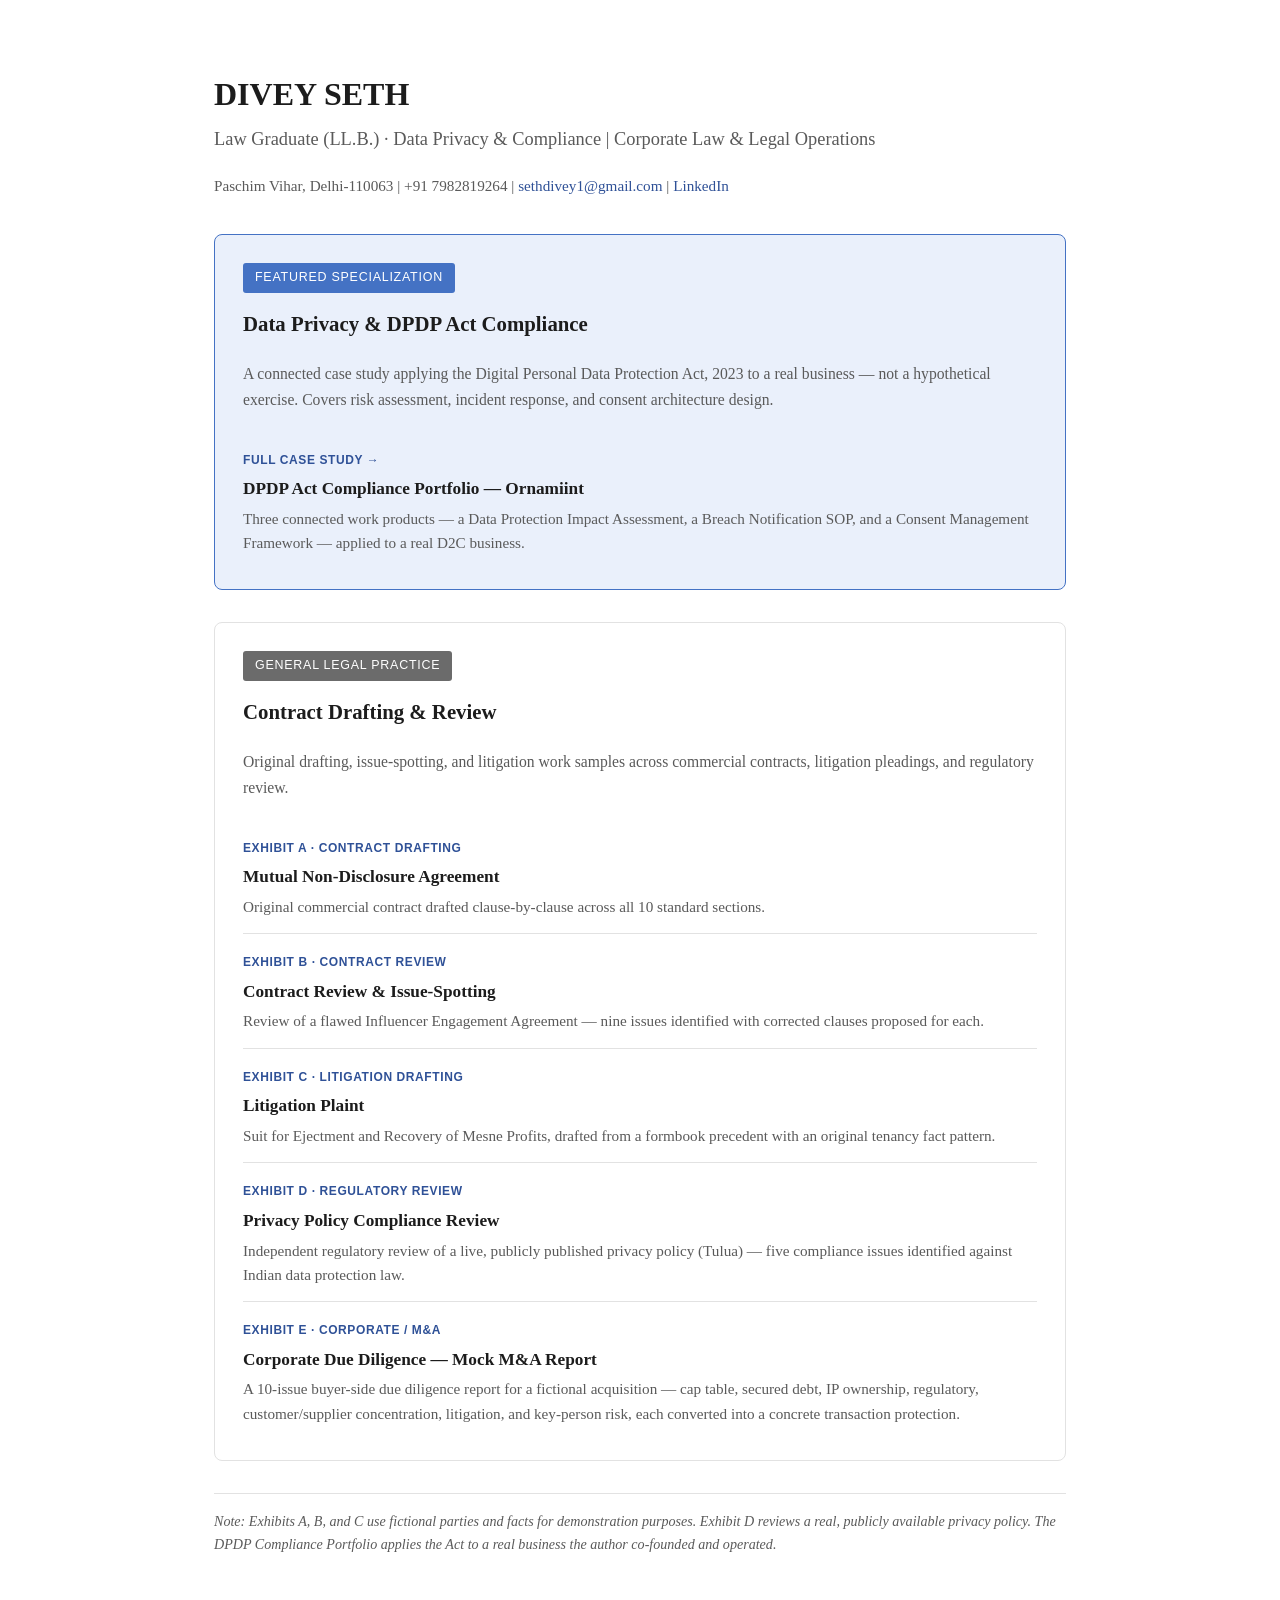
<file: index.html>
<!DOCTYPE html>
<html lang="en">
<head>
<meta charset="UTF-8">
<meta name="viewport" content="width=device-width, initial-scale=1.0">
<title>Divey Seth — Legal Work Portfolio</title>
<link rel="stylesheet" href="style.css">
</head>
<body>

<h1>DIVEY SETH</h1>
<h2 class="role">Law Graduate (LL.B.) · Data Privacy &amp; Compliance | Corporate Law &amp; Legal Operations</h2>
<div class="contact">
  Paschim Vihar, Delhi-110063 | +91 7982819264 |
  <a href="mailto:sethdivey1@gmail.com">sethdivey1@gmail.com</a> |
  <a href="https://linkedin.com/in/diveyseth">LinkedIn</a>
</div>

<div class="section-block featured">
  <span class="section-label">Featured Specialization</span>
  <h3>Data Privacy &amp; DPDP Act Compliance</h3>
  <p class="section-intro">A connected case study applying the Digital Personal Data Protection Act, 2023 to a real business — not a hypothetical exercise. Covers risk assessment, incident response, and consent architecture design.</p>

  <a class="exhibit" href="dpdp/index.html">
    <span class="exhibit-tag">Full Case Study →</span>
    <div class="exhibit-title">DPDP Act Compliance Portfolio — Ornamiint</div>
    <div class="exhibit-desc">Three connected work products — a Data Protection Impact Assessment, a Breach Notification SOP, and a Consent Management Framework — applied to a real D2C business.</div>
  </a>
</div>

<div class="section-block">
  <span class="section-label" style="background:#6b6b6b;">General Legal Practice</span>
  <h3>Contract Drafting &amp; Review</h3>
  <p class="section-intro">Original drafting, issue-spotting, and litigation work samples across commercial contracts, litigation pleadings, and regulatory review.</p>

  <a class="exhibit" href="exhibit-a.html">
    <span class="exhibit-tag">Exhibit A · Contract Drafting</span>
    <div class="exhibit-title">Mutual Non-Disclosure Agreement</div>
    <div class="exhibit-desc">Original commercial contract drafted clause-by-clause across all 10 standard sections.</div>
  </a>
  <a class="exhibit" href="exhibit-b.html">
    <span class="exhibit-tag">Exhibit B · Contract Review</span>
    <div class="exhibit-title">Contract Review &amp; Issue-Spotting</div>
    <div class="exhibit-desc">Review of a flawed Influencer Engagement Agreement — nine issues identified with corrected clauses proposed for each.</div>
  </a>
  <a class="exhibit" href="exhibit-e.html">
    <span class="exhibit-tag">Exhibit C · Litigation Drafting</span>
    <div class="exhibit-title">Litigation Plaint</div>
    <div class="exhibit-desc">Suit for Ejectment and Recovery of Mesne Profits, drafted from a formbook precedent with an original tenancy fact pattern.</div>
  </a>
  <a class="exhibit" href="exhibit-c.html">
    <span class="exhibit-tag">Exhibit D · Regulatory Review</span>
    <div class="exhibit-title">Privacy Policy Compliance Review</div>
    <div class="exhibit-desc">Independent regulatory review of a live, publicly published privacy policy (Tulua) — five compliance issues identified against Indian data protection law.</div>
  </a>
  <a class="exhibit" href="exhibit-d.html">
    <span class="exhibit-tag">Exhibit E · Corporate / M&amp;A</span>
    <div class="exhibit-title">Corporate Due Diligence — Mock M&amp;A Report</div>
    <div class="exhibit-desc">A 10-issue buyer-side due diligence report for a fictional acquisition — cap table, secured debt, IP ownership, regulatory, customer/supplier concentration, litigation, and key-person risk, each converted into a concrete transaction protection.</div>
  </a>
</div>

<p class="note">
  Note: Exhibits A, B, and C use fictional parties and facts for demonstration purposes. Exhibit D reviews a real, publicly available privacy policy. The DPDP Compliance Portfolio applies the Act to a real business the author co-founded and operated.
</p>

</body>
</html>
</file>
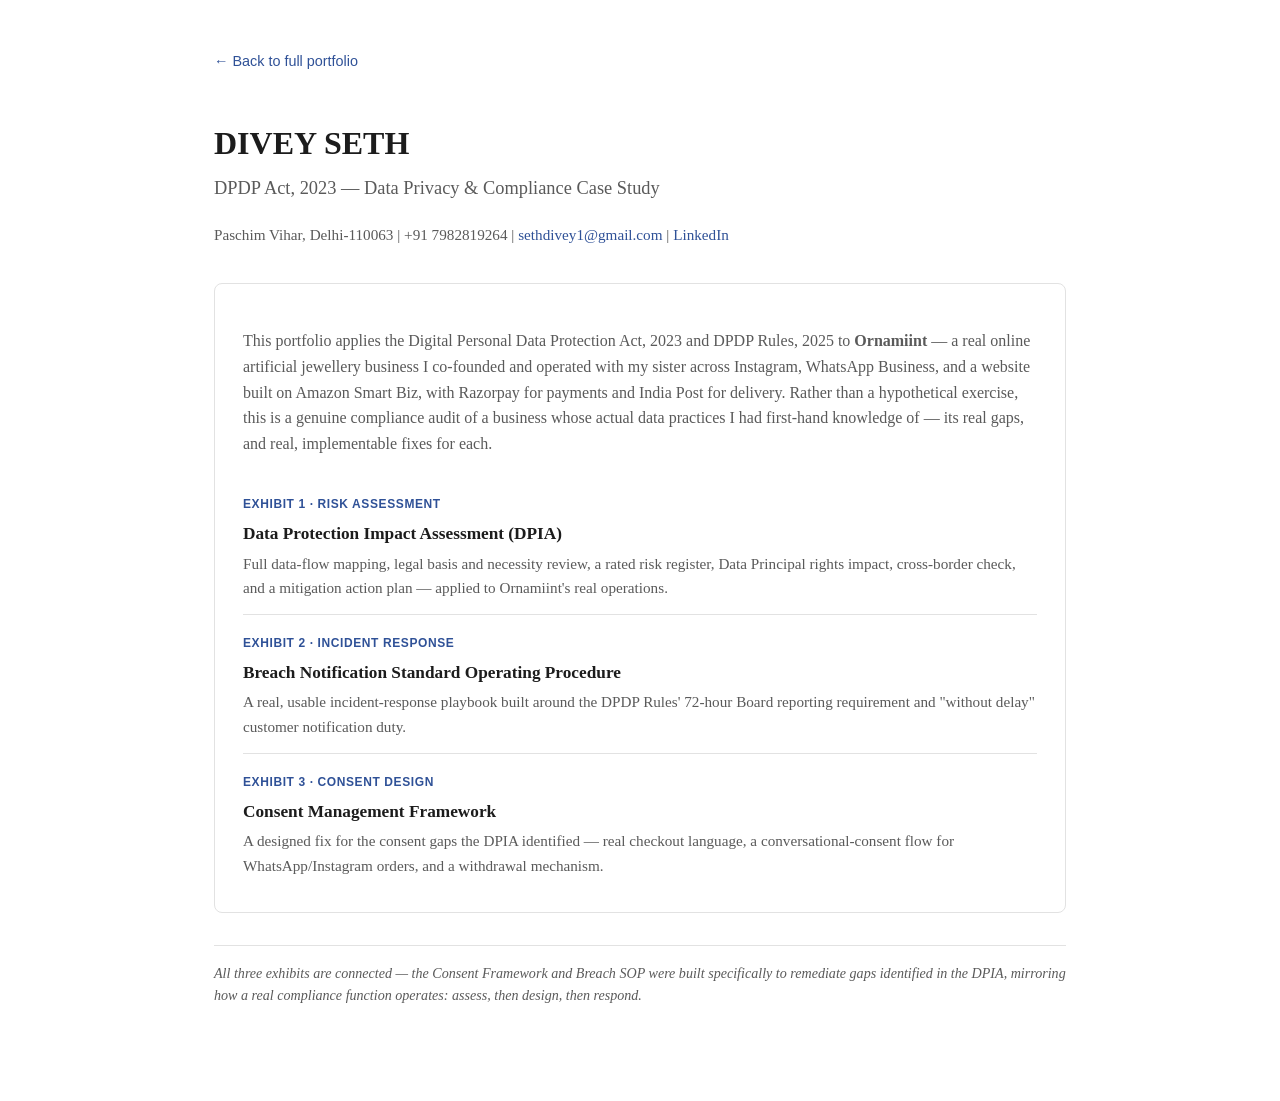
<file: dpdp/index.html>
<!DOCTYPE html>
<html lang="en">
<head>
<meta charset="UTF-8">
<meta name="viewport" content="width=device-width, initial-scale=1.0">
<title>Divey Seth — DPDP Act Compliance Portfolio</title>
<link rel="stylesheet" href="../style.css">
</head>
<body>

<a class="back-link" href="../index.html">← Back to full portfolio</a>

<h1>DIVEY SETH</h1>
<h2 class="role">DPDP Act, 2023 — Data Privacy &amp; Compliance Case Study</h2>
<div class="contact">
  Paschim Vihar, Delhi-110063 | +91 7982819264 |
  <a href="mailto:sethdivey1@gmail.com">sethdivey1@gmail.com</a> |
  <a href="https://linkedin.com/in/diveyseth">LinkedIn</a>
</div>

<div class="section-block">
  <p class="section-intro" style="font-size:1rem;">
  This portfolio applies the Digital Personal Data Protection Act, 2023 and DPDP Rules, 2025 to <b>Ornamiint</b> —
  a real online artificial jewellery business I co-founded and operated with my sister across Instagram, WhatsApp
  Business, and a website built on Amazon Smart Biz, with Razorpay for payments and India Post for delivery.
  Rather than a hypothetical exercise, this is a genuine compliance audit of a business whose actual data
  practices I had first-hand knowledge of — its real gaps, and real, implementable fixes for each.
  </p>

  <a class="exhibit" href="exhibit-1-dpia.html">
    <span class="exhibit-tag">Exhibit 1 · Risk Assessment</span>
    <div class="exhibit-title">Data Protection Impact Assessment (DPIA)</div>
    <div class="exhibit-desc">Full data-flow mapping, legal basis and necessity review, a rated risk register, Data Principal rights impact, cross-border check, and a mitigation action plan — applied to Ornamiint's real operations.</div>
  </a>
  <a class="exhibit" href="exhibit-2-breach-sop.html">
    <span class="exhibit-tag">Exhibit 2 · Incident Response</span>
    <div class="exhibit-title">Breach Notification Standard Operating Procedure</div>
    <div class="exhibit-desc">A real, usable incident-response playbook built around the DPDP Rules' 72-hour Board reporting requirement and "without delay" customer notification duty.</div>
  </a>
  <a class="exhibit" href="exhibit-3-consent-framework.html">
    <span class="exhibit-tag">Exhibit 3 · Consent Design</span>
    <div class="exhibit-title">Consent Management Framework</div>
    <div class="exhibit-desc">A designed fix for the consent gaps the DPIA identified — real checkout language, a conversational-consent flow for WhatsApp/Instagram orders, and a withdrawal mechanism.</div>
  </a>
</div>

<p class="note">
  All three exhibits are connected — the Consent Framework and Breach SOP were built specifically to remediate
  gaps identified in the DPIA, mirroring how a real compliance function operates: assess, then design, then
  respond.
</p>

</body>
</html>
</file>
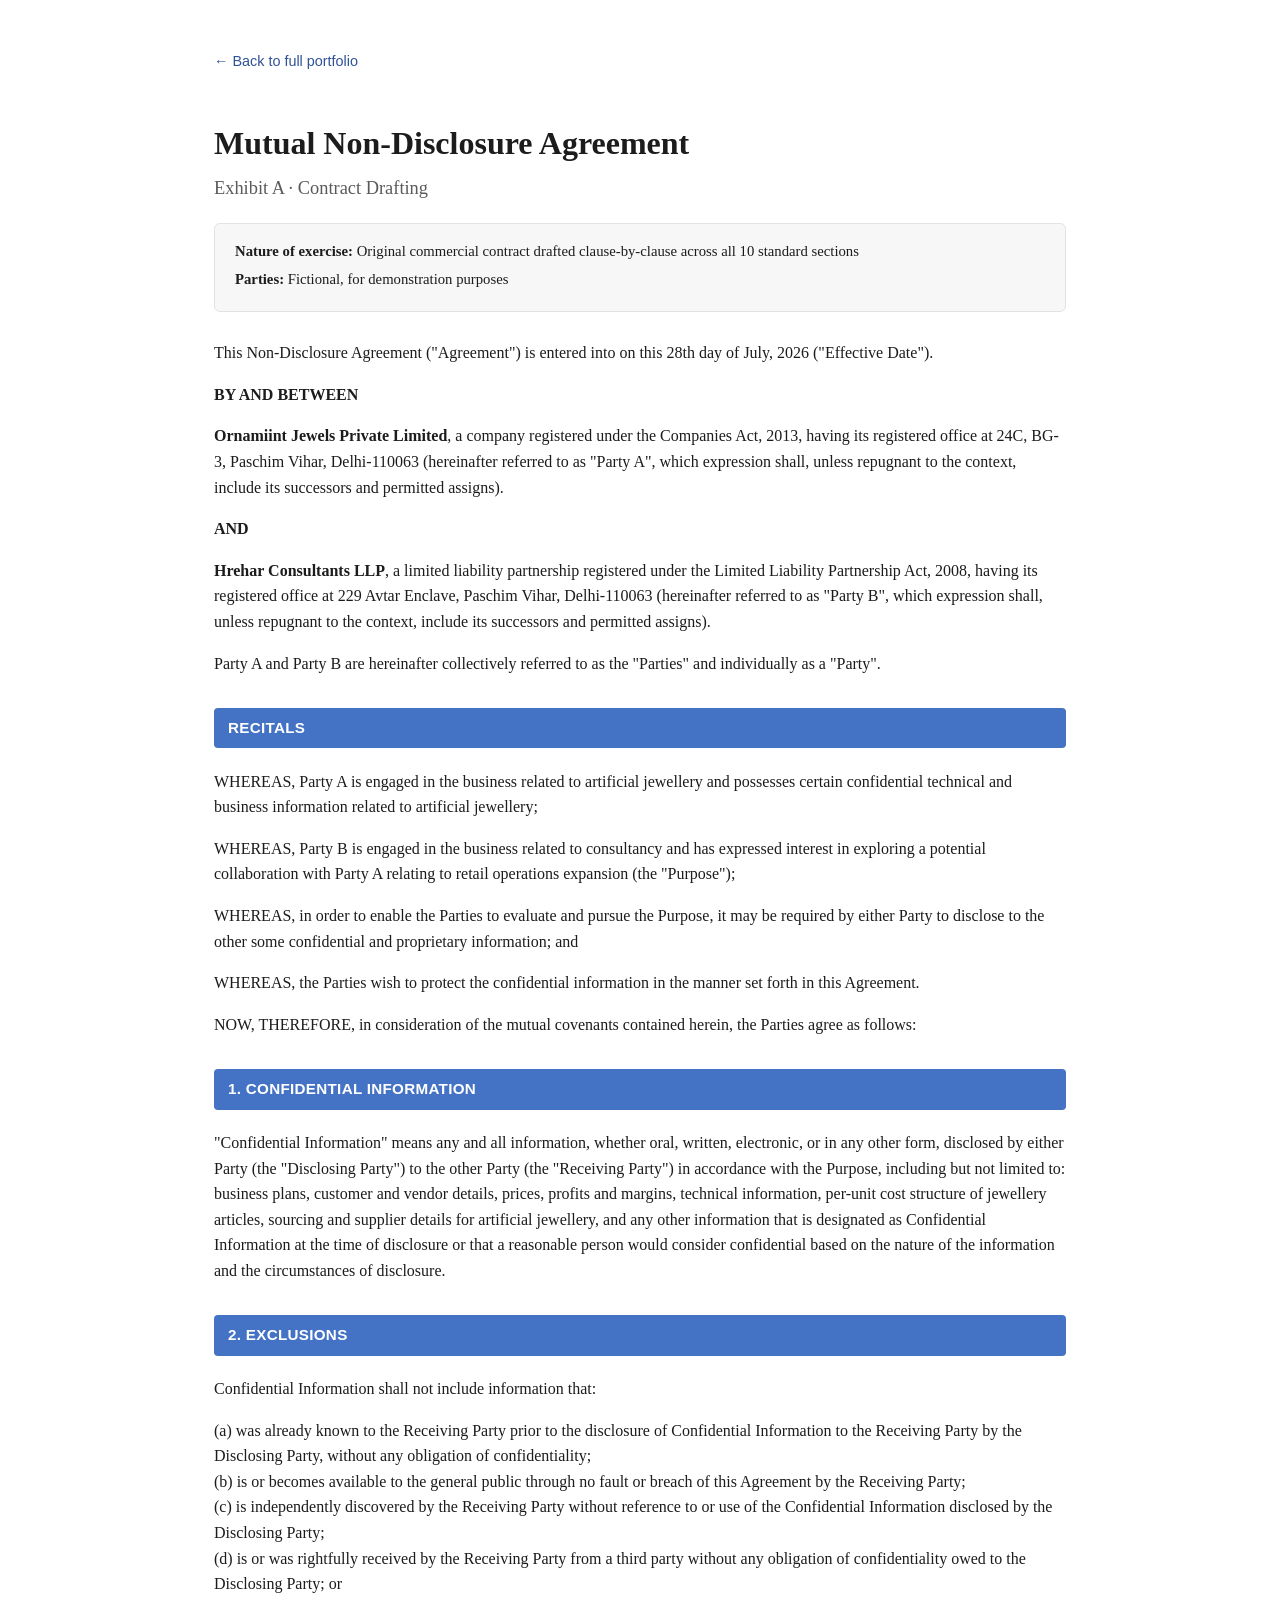
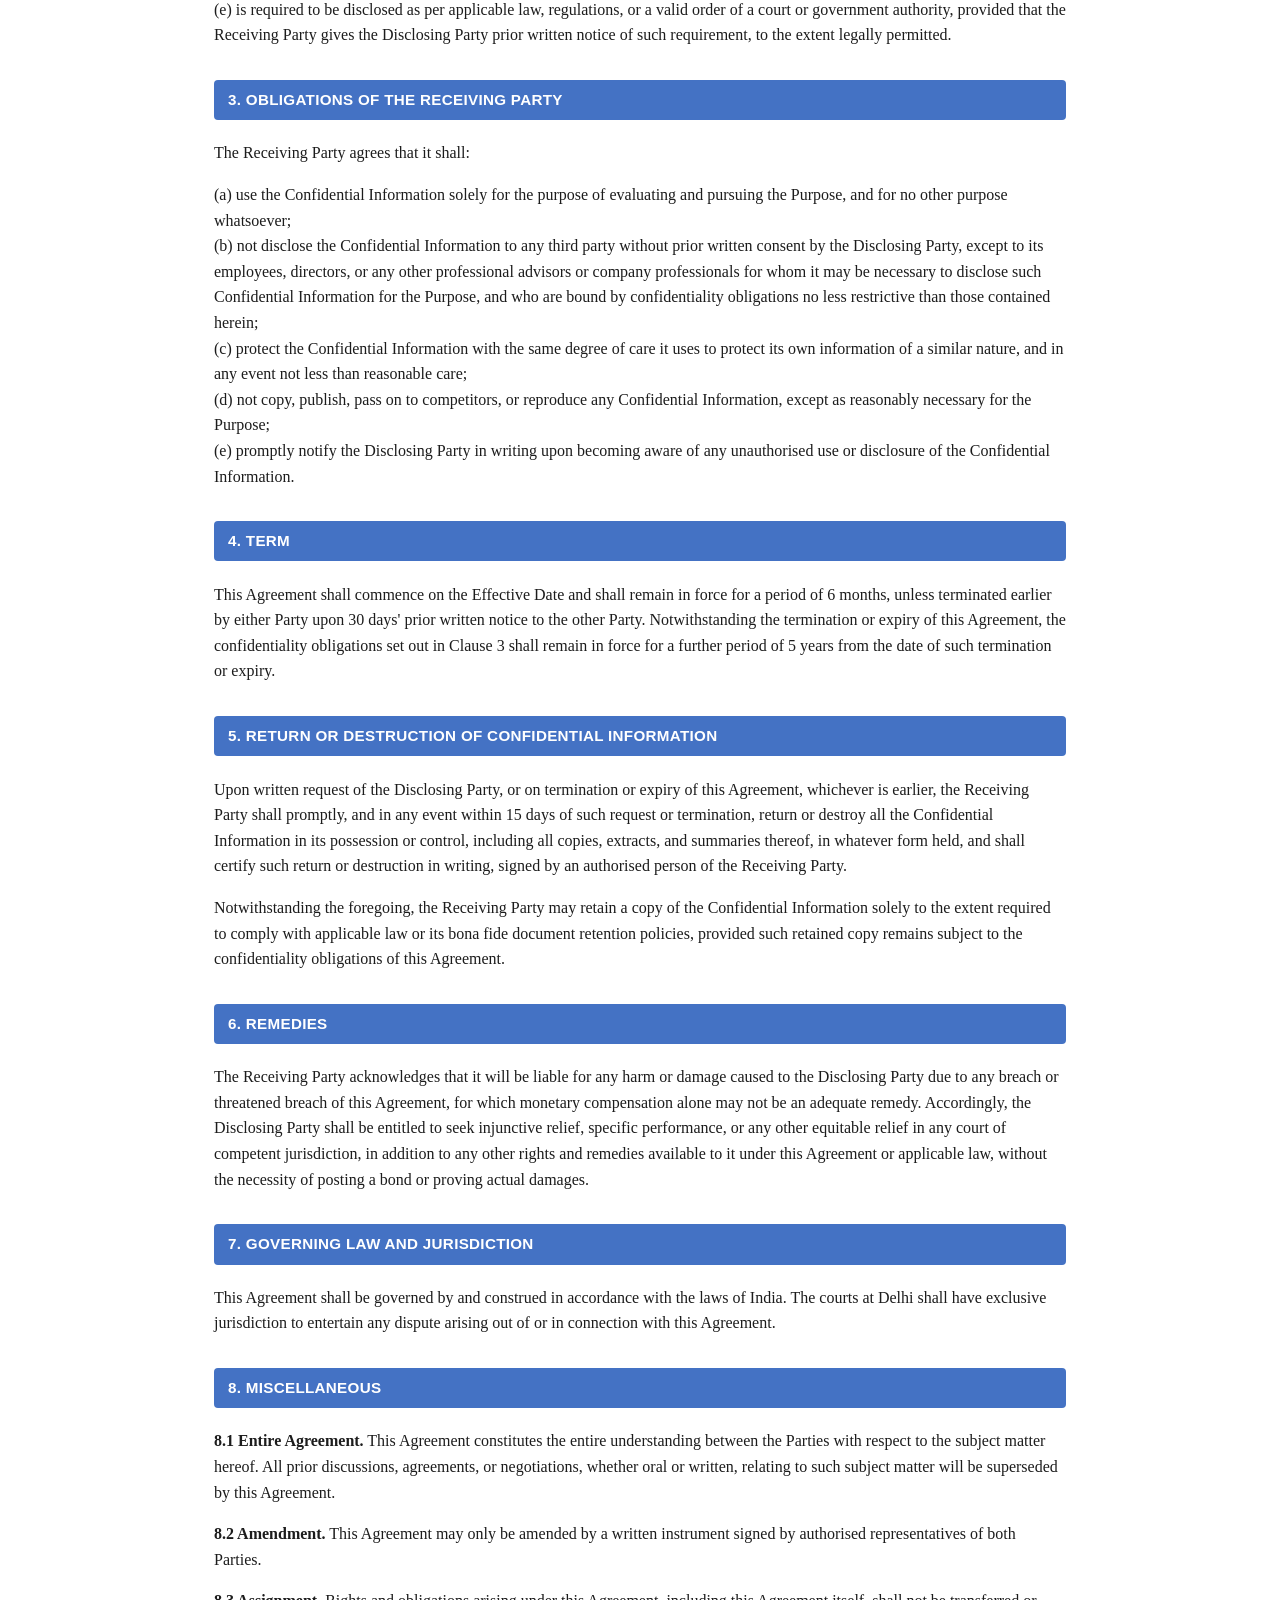
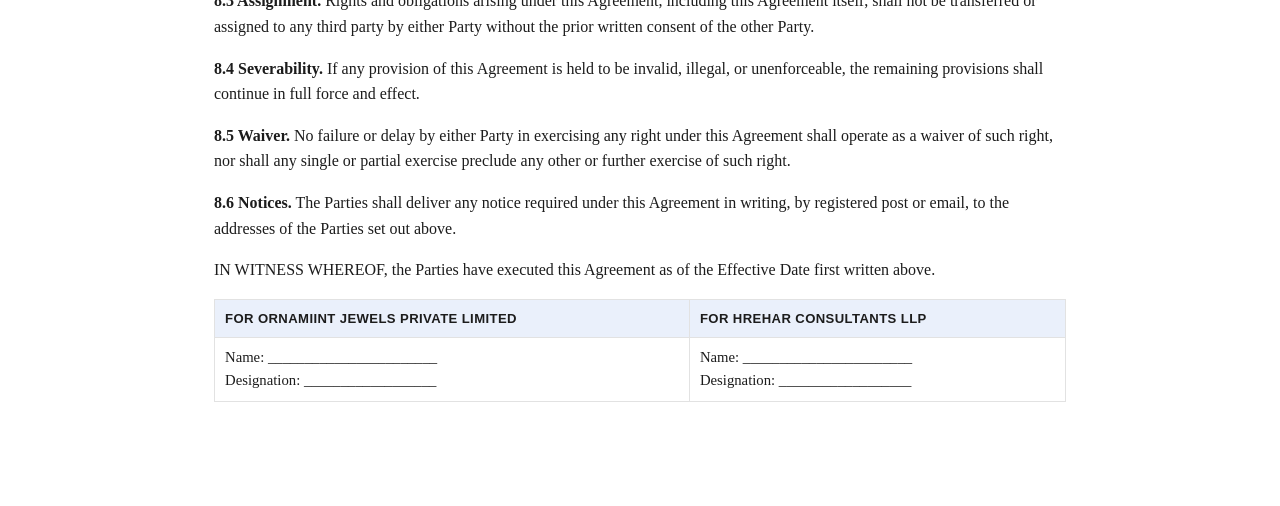
<file: exhibit-a.html>
<!DOCTYPE html>
<html lang="en">
<head>
<meta charset="UTF-8">
<meta name="viewport" content="width=device-width, initial-scale=1.0">
<title>Exhibit A — Mutual NDA | Divey Seth</title>
<link rel="stylesheet" href="style.css">
</head>
<body>

<a class="back-link" href="index.html">← Back to full portfolio</a>

<h1>Mutual Non-Disclosure Agreement</h1>
<h2 class="role">Exhibit A · Contract Drafting</h2>

<div class="doc-meta">
  <div><b>Nature of exercise:</b> Original commercial contract drafted clause-by-clause across all 10 standard sections</div>
  <div><b>Parties:</b> Fictional, for demonstration purposes</div>
</div>

<p>This Non-Disclosure Agreement ("Agreement") is entered into on this 28th day of July, 2026 ("Effective Date").</p>

<p><b>BY AND BETWEEN</b></p>
<p><b>Ornamiint Jewels Private Limited</b>, a company registered under the Companies Act, 2013, having its registered office at 24C, BG-3, Paschim Vihar, Delhi-110063 (hereinafter referred to as "Party A", which expression shall, unless repugnant to the context, include its successors and permitted assigns).</p>
<p><b>AND</b></p>
<p><b>Hrehar Consultants LLP</b>, a limited liability partnership registered under the Limited Liability Partnership Act, 2008, having its registered office at 229 Avtar Enclave, Paschim Vihar, Delhi-110063 (hereinafter referred to as "Party B", which expression shall, unless repugnant to the context, include its successors and permitted assigns).</p>
<p>Party A and Party B are hereinafter collectively referred to as the "Parties" and individually as a "Party".</p>

<h4 class="part">RECITALS</h4>
<p>WHEREAS, Party A is engaged in the business related to artificial jewellery and possesses certain confidential technical and business information related to artificial jewellery;</p>
<p>WHEREAS, Party B is engaged in the business related to consultancy and has expressed interest in exploring a potential collaboration with Party A relating to retail operations expansion (the "Purpose");</p>
<p>WHEREAS, in order to enable the Parties to evaluate and pursue the Purpose, it may be required by either Party to disclose to the other some confidential and proprietary information; and</p>
<p>WHEREAS, the Parties wish to protect the confidential information in the manner set forth in this Agreement.</p>
<p>NOW, THEREFORE, in consideration of the mutual covenants contained herein, the Parties agree as follows:</p>

<h4 class="part">1. CONFIDENTIAL INFORMATION</h4>
<p>"Confidential Information" means any and all information, whether oral, written, electronic, or in any other form, disclosed by either Party (the "Disclosing Party") to the other Party (the "Receiving Party") in accordance with the Purpose, including but not limited to: business plans, customer and vendor details, prices, profits and margins, technical information, per-unit cost structure of jewellery articles, sourcing and supplier details for artificial jewellery, and any other information that is designated as Confidential Information at the time of disclosure or that a reasonable person would consider confidential based on the nature of the information and the circumstances of disclosure.</p>

<h4 class="part">2. EXCLUSIONS</h4>
<p>Confidential Information shall not include information that:</p>
<p>(a) was already known to the Receiving Party prior to the disclosure of Confidential Information to the Receiving Party by the Disclosing Party, without any obligation of confidentiality;<br>
(b) is or becomes available to the general public through no fault or breach of this Agreement by the Receiving Party;<br>
(c) is independently discovered by the Receiving Party without reference to or use of the Confidential Information disclosed by the Disclosing Party;<br>
(d) is or was rightfully received by the Receiving Party from a third party without any obligation of confidentiality owed to the Disclosing Party; or<br>
(e) is required to be disclosed as per applicable law, regulations, or a valid order of a court or government authority, provided that the Receiving Party gives the Disclosing Party prior written notice of such requirement, to the extent legally permitted.</p>

<h4 class="part">3. OBLIGATIONS OF THE RECEIVING PARTY</h4>
<p>The Receiving Party agrees that it shall:</p>
<p>(a) use the Confidential Information solely for the purpose of evaluating and pursuing the Purpose, and for no other purpose whatsoever;<br>
(b) not disclose the Confidential Information to any third party without prior written consent by the Disclosing Party, except to its employees, directors, or any other professional advisors or company professionals for whom it may be necessary to disclose such Confidential Information for the Purpose, and who are bound by confidentiality obligations no less restrictive than those contained herein;<br>
(c) protect the Confidential Information with the same degree of care it uses to protect its own information of a similar nature, and in any event not less than reasonable care;<br>
(d) not copy, publish, pass on to competitors, or reproduce any Confidential Information, except as reasonably necessary for the Purpose;<br>
(e) promptly notify the Disclosing Party in writing upon becoming aware of any unauthorised use or disclosure of the Confidential Information.</p>

<h4 class="part">4. TERM</h4>
<p>This Agreement shall commence on the Effective Date and shall remain in force for a period of 6 months, unless terminated earlier by either Party upon 30 days' prior written notice to the other Party. Notwithstanding the termination or expiry of this Agreement, the confidentiality obligations set out in Clause 3 shall remain in force for a further period of 5 years from the date of such termination or expiry.</p>

<h4 class="part">5. RETURN OR DESTRUCTION OF CONFIDENTIAL INFORMATION</h4>
<p>Upon written request of the Disclosing Party, or on termination or expiry of this Agreement, whichever is earlier, the Receiving Party shall promptly, and in any event within 15 days of such request or termination, return or destroy all the Confidential Information in its possession or control, including all copies, extracts, and summaries thereof, in whatever form held, and shall certify such return or destruction in writing, signed by an authorised person of the Receiving Party.</p>
<p>Notwithstanding the foregoing, the Receiving Party may retain a copy of the Confidential Information solely to the extent required to comply with applicable law or its bona fide document retention policies, provided such retained copy remains subject to the confidentiality obligations of this Agreement.</p>

<h4 class="part">6. REMEDIES</h4>
<p>The Receiving Party acknowledges that it will be liable for any harm or damage caused to the Disclosing Party due to any breach or threatened breach of this Agreement, for which monetary compensation alone may not be an adequate remedy. Accordingly, the Disclosing Party shall be entitled to seek injunctive relief, specific performance, or any other equitable relief in any court of competent jurisdiction, in addition to any other rights and remedies available to it under this Agreement or applicable law, without the necessity of posting a bond or proving actual damages.</p>

<h4 class="part">7. GOVERNING LAW AND JURISDICTION</h4>
<p>This Agreement shall be governed by and construed in accordance with the laws of India. The courts at Delhi shall have exclusive jurisdiction to entertain any dispute arising out of or in connection with this Agreement.</p>

<h4 class="part">8. MISCELLANEOUS</h4>
<p><b>8.1 Entire Agreement.</b> This Agreement constitutes the entire understanding between the Parties with respect to the subject matter hereof. All prior discussions, agreements, or negotiations, whether oral or written, relating to such subject matter will be superseded by this Agreement.</p>
<p><b>8.2 Amendment.</b> This Agreement may only be amended by a written instrument signed by authorised representatives of both Parties.</p>
<p><b>8.3 Assignment.</b> Rights and obligations arising under this Agreement, including this Agreement itself, shall not be transferred or assigned to any third party by either Party without the prior written consent of the other Party.</p>
<p><b>8.4 Severability.</b> If any provision of this Agreement is held to be invalid, illegal, or unenforceable, the remaining provisions shall continue in full force and effect.</p>
<p><b>8.5 Waiver.</b> No failure or delay by either Party in exercising any right under this Agreement shall operate as a waiver of such right, nor shall any single or partial exercise preclude any other or further exercise of such right.</p>
<p><b>8.6 Notices.</b> The Parties shall deliver any notice required under this Agreement in writing, by registered post or email, to the addresses of the Parties set out above.</p>

<p>IN WITNESS WHEREOF, the Parties have executed this Agreement as of the Effective Date first written above.</p>
<table>
<tr><th>For Ornamiint Jewels Private Limited</th><th>For Hrehar Consultants LLP</th></tr>
<tr><td>Name: _______________________<br>Designation: __________________</td><td>Name: _______________________<br>Designation: __________________</td></tr>
</table>

</body>
</html>
</file>
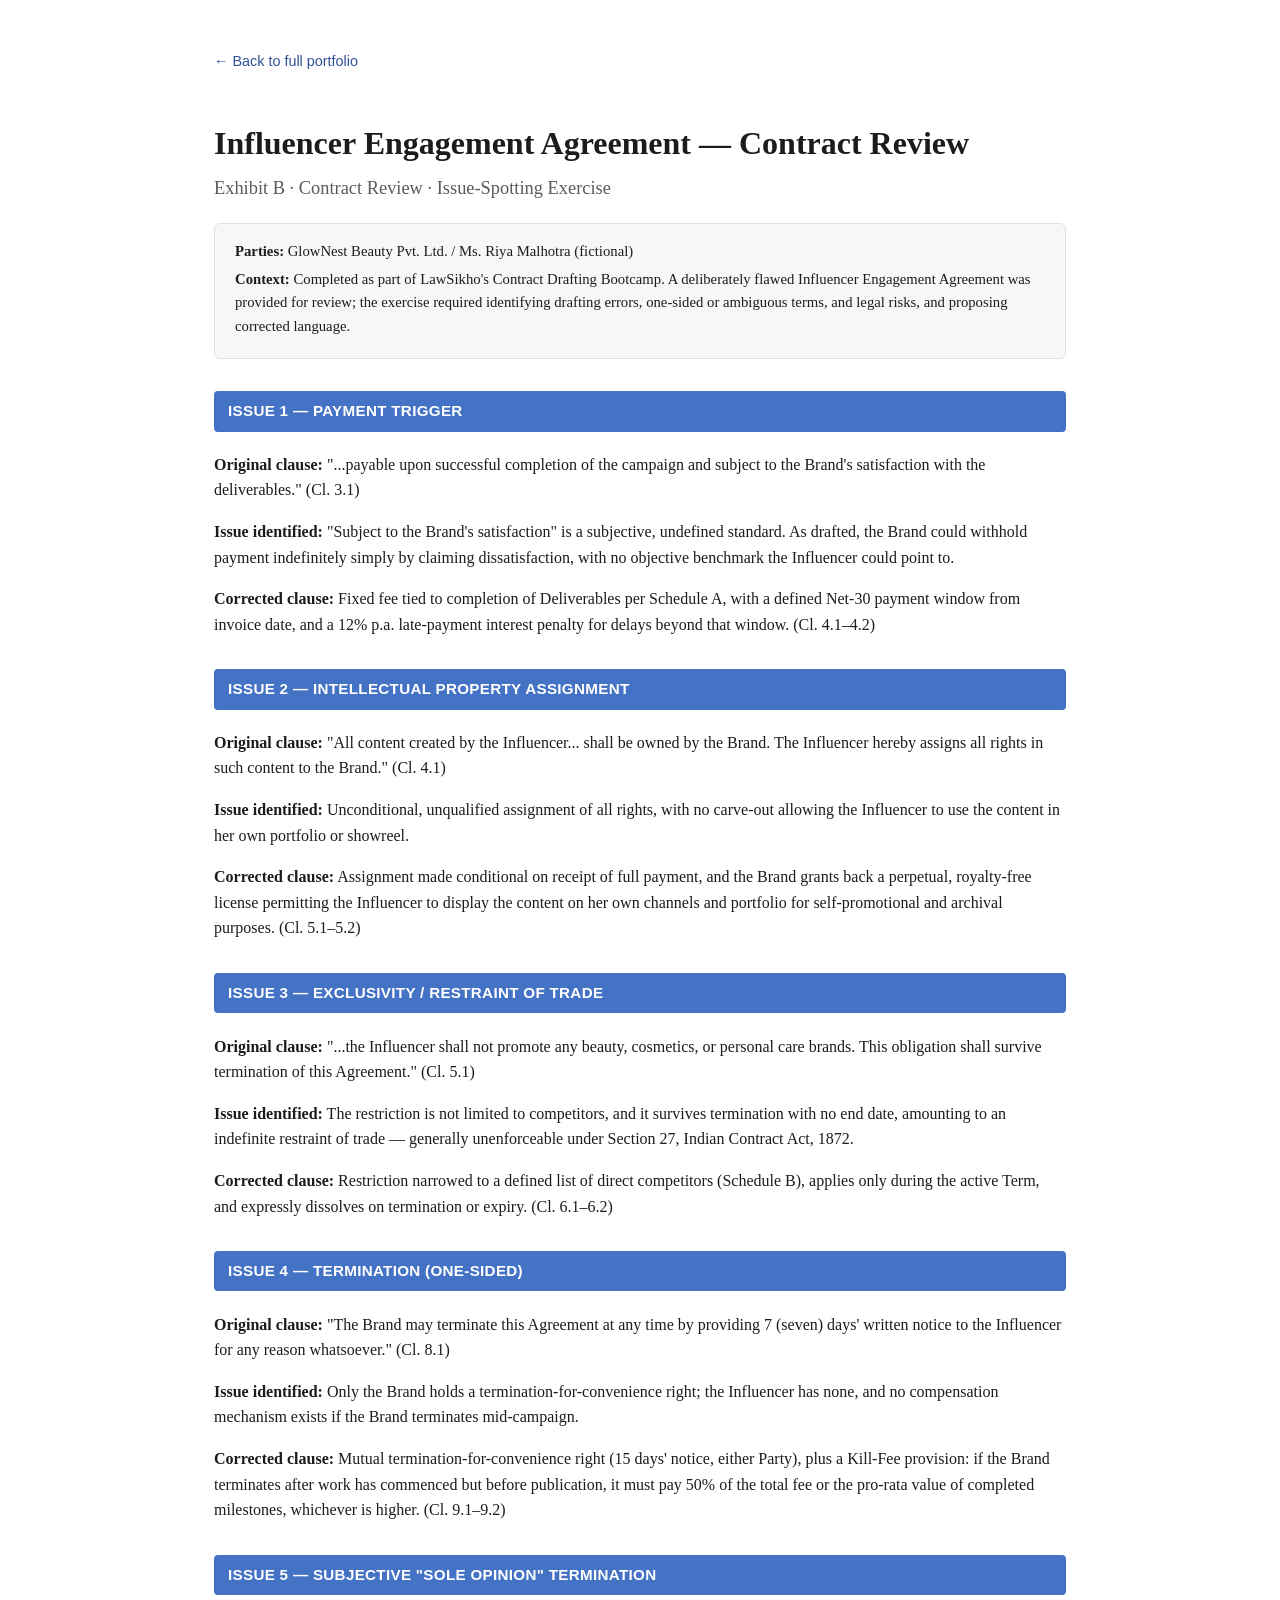
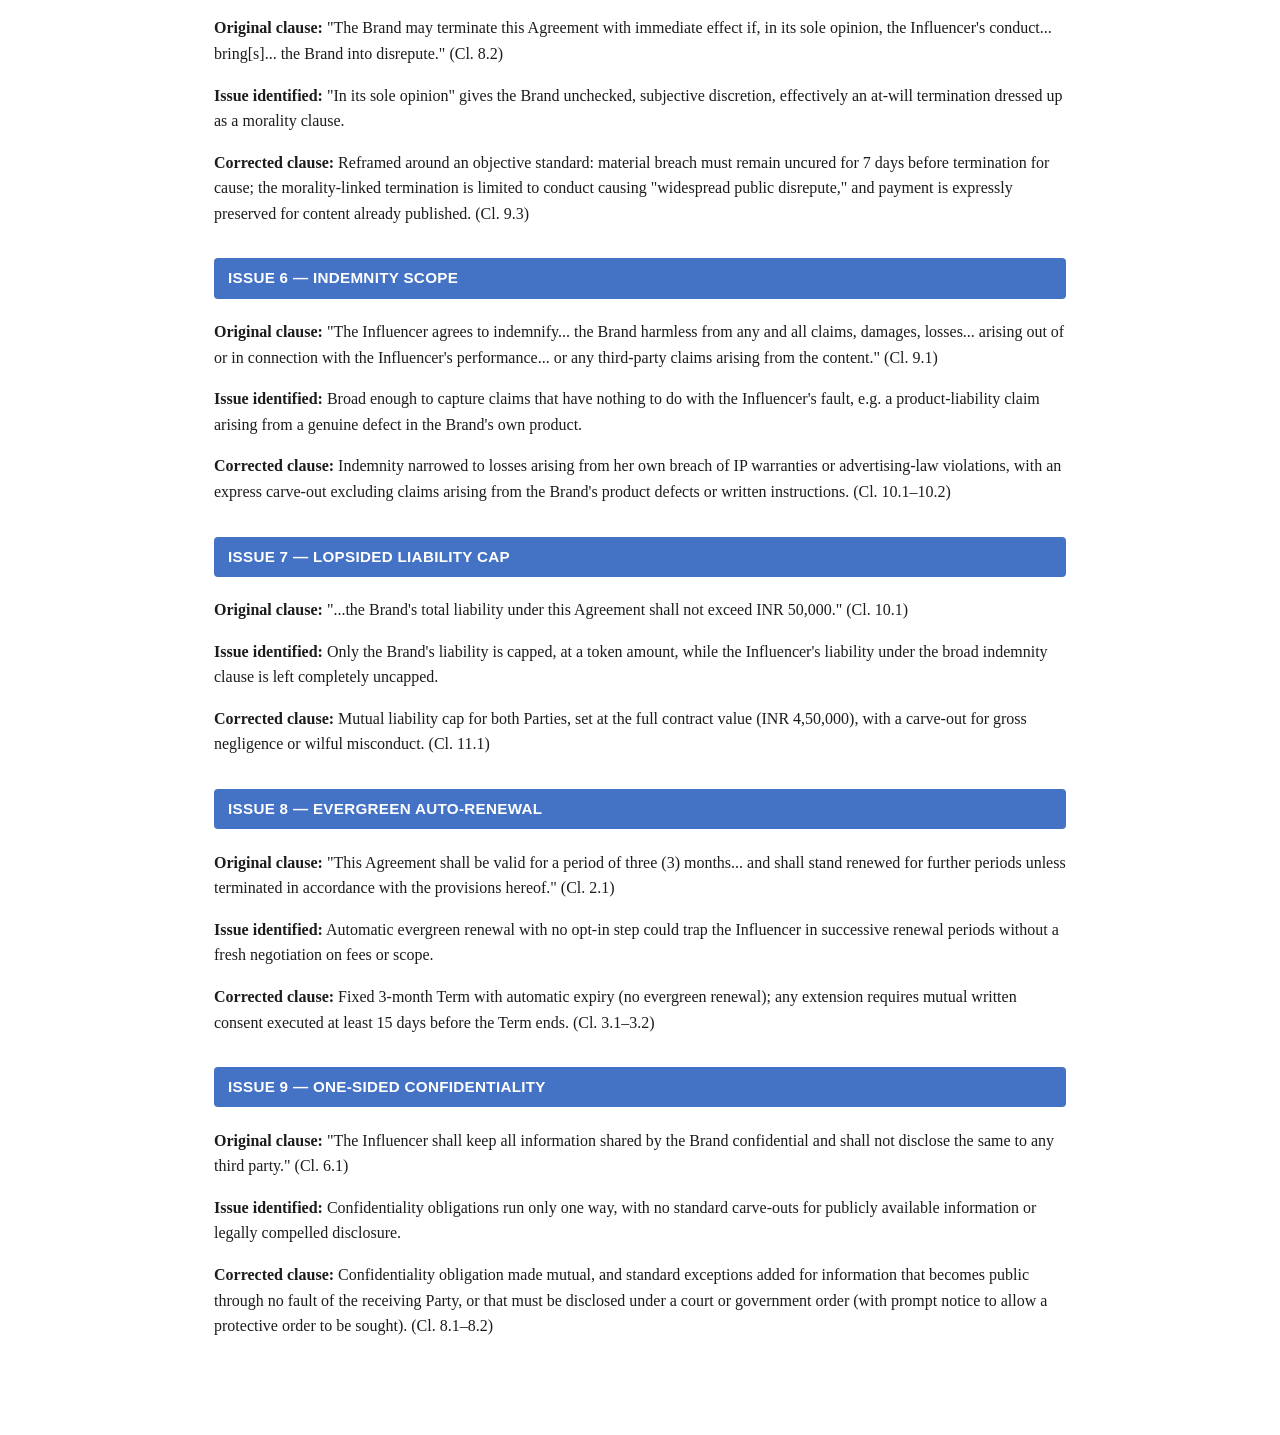
<file: exhibit-b.html>
<!DOCTYPE html>
<html lang="en">
<head>
<meta charset="UTF-8">
<meta name="viewport" content="width=device-width, initial-scale=1.0">
<title>Exhibit B — Contract Review | Divey Seth</title>
<link rel="stylesheet" href="style.css">
</head>
<body>

<a class="back-link" href="index.html">← Back to full portfolio</a>

<h1>Influencer Engagement Agreement — Contract Review</h1>
<h2 class="role">Exhibit B · Contract Review · Issue-Spotting Exercise</h2>

<div class="doc-meta">
  <div><b>Parties:</b> GlowNest Beauty Pvt. Ltd. / Ms. Riya Malhotra (fictional)</div>
  <div><b>Context:</b> Completed as part of LawSikho's Contract Drafting Bootcamp. A deliberately flawed Influencer Engagement Agreement was provided for review; the exercise required identifying drafting errors, one-sided or ambiguous terms, and legal risks, and proposing corrected language.</div>
</div>

<h4 class="part">ISSUE 1 — PAYMENT TRIGGER</h4>
<p><b>Original clause:</b> "...payable upon successful completion of the campaign and subject to the Brand's satisfaction with the deliverables." (Cl. 3.1)</p>
<p><b>Issue identified:</b> "Subject to the Brand's satisfaction" is a subjective, undefined standard. As drafted, the Brand could withhold payment indefinitely simply by claiming dissatisfaction, with no objective benchmark the Influencer could point to.</p>
<p><b>Corrected clause:</b> Fixed fee tied to completion of Deliverables per Schedule A, with a defined Net-30 payment window from invoice date, and a 12% p.a. late-payment interest penalty for delays beyond that window. (Cl. 4.1–4.2)</p>

<h4 class="part">ISSUE 2 — INTELLECTUAL PROPERTY ASSIGNMENT</h4>
<p><b>Original clause:</b> "All content created by the Influencer... shall be owned by the Brand. The Influencer hereby assigns all rights in such content to the Brand." (Cl. 4.1)</p>
<p><b>Issue identified:</b> Unconditional, unqualified assignment of all rights, with no carve-out allowing the Influencer to use the content in her own portfolio or showreel.</p>
<p><b>Corrected clause:</b> Assignment made conditional on receipt of full payment, and the Brand grants back a perpetual, royalty-free license permitting the Influencer to display the content on her own channels and portfolio for self-promotional and archival purposes. (Cl. 5.1–5.2)</p>

<h4 class="part">ISSUE 3 — EXCLUSIVITY / RESTRAINT OF TRADE</h4>
<p><b>Original clause:</b> "...the Influencer shall not promote any beauty, cosmetics, or personal care brands. This obligation shall survive termination of this Agreement." (Cl. 5.1)</p>
<p><b>Issue identified:</b> The restriction is not limited to competitors, and it survives termination with no end date, amounting to an indefinite restraint of trade — generally unenforceable under Section 27, Indian Contract Act, 1872.</p>
<p><b>Corrected clause:</b> Restriction narrowed to a defined list of direct competitors (Schedule B), applies only during the active Term, and expressly dissolves on termination or expiry. (Cl. 6.1–6.2)</p>

<h4 class="part">ISSUE 4 — TERMINATION (ONE-SIDED)</h4>
<p><b>Original clause:</b> "The Brand may terminate this Agreement at any time by providing 7 (seven) days' written notice to the Influencer for any reason whatsoever." (Cl. 8.1)</p>
<p><b>Issue identified:</b> Only the Brand holds a termination-for-convenience right; the Influencer has none, and no compensation mechanism exists if the Brand terminates mid-campaign.</p>
<p><b>Corrected clause:</b> Mutual termination-for-convenience right (15 days' notice, either Party), plus a Kill-Fee provision: if the Brand terminates after work has commenced but before publication, it must pay 50% of the total fee or the pro-rata value of completed milestones, whichever is higher. (Cl. 9.1–9.2)</p>

<h4 class="part">ISSUE 5 — SUBJECTIVE "SOLE OPINION" TERMINATION</h4>
<p><b>Original clause:</b> "The Brand may terminate this Agreement with immediate effect if, in its sole opinion, the Influencer's conduct... bring[s]... the Brand into disrepute." (Cl. 8.2)</p>
<p><b>Issue identified:</b> "In its sole opinion" gives the Brand unchecked, subjective discretion, effectively an at-will termination dressed up as a morality clause.</p>
<p><b>Corrected clause:</b> Reframed around an objective standard: material breach must remain uncured for 7 days before termination for cause; the morality-linked termination is limited to conduct causing "widespread public disrepute," and payment is expressly preserved for content already published. (Cl. 9.3)</p>

<h4 class="part">ISSUE 6 — INDEMNITY SCOPE</h4>
<p><b>Original clause:</b> "The Influencer agrees to indemnify... the Brand harmless from any and all claims, damages, losses... arising out of or in connection with the Influencer's performance... or any third-party claims arising from the content." (Cl. 9.1)</p>
<p><b>Issue identified:</b> Broad enough to capture claims that have nothing to do with the Influencer's fault, e.g. a product-liability claim arising from a genuine defect in the Brand's own product.</p>
<p><b>Corrected clause:</b> Indemnity narrowed to losses arising from her own breach of IP warranties or advertising-law violations, with an express carve-out excluding claims arising from the Brand's product defects or written instructions. (Cl. 10.1–10.2)</p>

<h4 class="part">ISSUE 7 — LOPSIDED LIABILITY CAP</h4>
<p><b>Original clause:</b> "...the Brand's total liability under this Agreement shall not exceed INR 50,000." (Cl. 10.1)</p>
<p><b>Issue identified:</b> Only the Brand's liability is capped, at a token amount, while the Influencer's liability under the broad indemnity clause is left completely uncapped.</p>
<p><b>Corrected clause:</b> Mutual liability cap for both Parties, set at the full contract value (INR 4,50,000), with a carve-out for gross negligence or wilful misconduct. (Cl. 11.1)</p>

<h4 class="part">ISSUE 8 — EVERGREEN AUTO-RENEWAL</h4>
<p><b>Original clause:</b> "This Agreement shall be valid for a period of three (3) months... and shall stand renewed for further periods unless terminated in accordance with the provisions hereof." (Cl. 2.1)</p>
<p><b>Issue identified:</b> Automatic evergreen renewal with no opt-in step could trap the Influencer in successive renewal periods without a fresh negotiation on fees or scope.</p>
<p><b>Corrected clause:</b> Fixed 3-month Term with automatic expiry (no evergreen renewal); any extension requires mutual written consent executed at least 15 days before the Term ends. (Cl. 3.1–3.2)</p>

<h4 class="part">ISSUE 9 — ONE-SIDED CONFIDENTIALITY</h4>
<p><b>Original clause:</b> "The Influencer shall keep all information shared by the Brand confidential and shall not disclose the same to any third party." (Cl. 6.1)</p>
<p><b>Issue identified:</b> Confidentiality obligations run only one way, with no standard carve-outs for publicly available information or legally compelled disclosure.</p>
<p><b>Corrected clause:</b> Confidentiality obligation made mutual, and standard exceptions added for information that becomes public through no fault of the receiving Party, or that must be disclosed under a court or government order (with prompt notice to allow a protective order to be sought). (Cl. 8.1–8.2)</p>

</body>
</html>
</file>
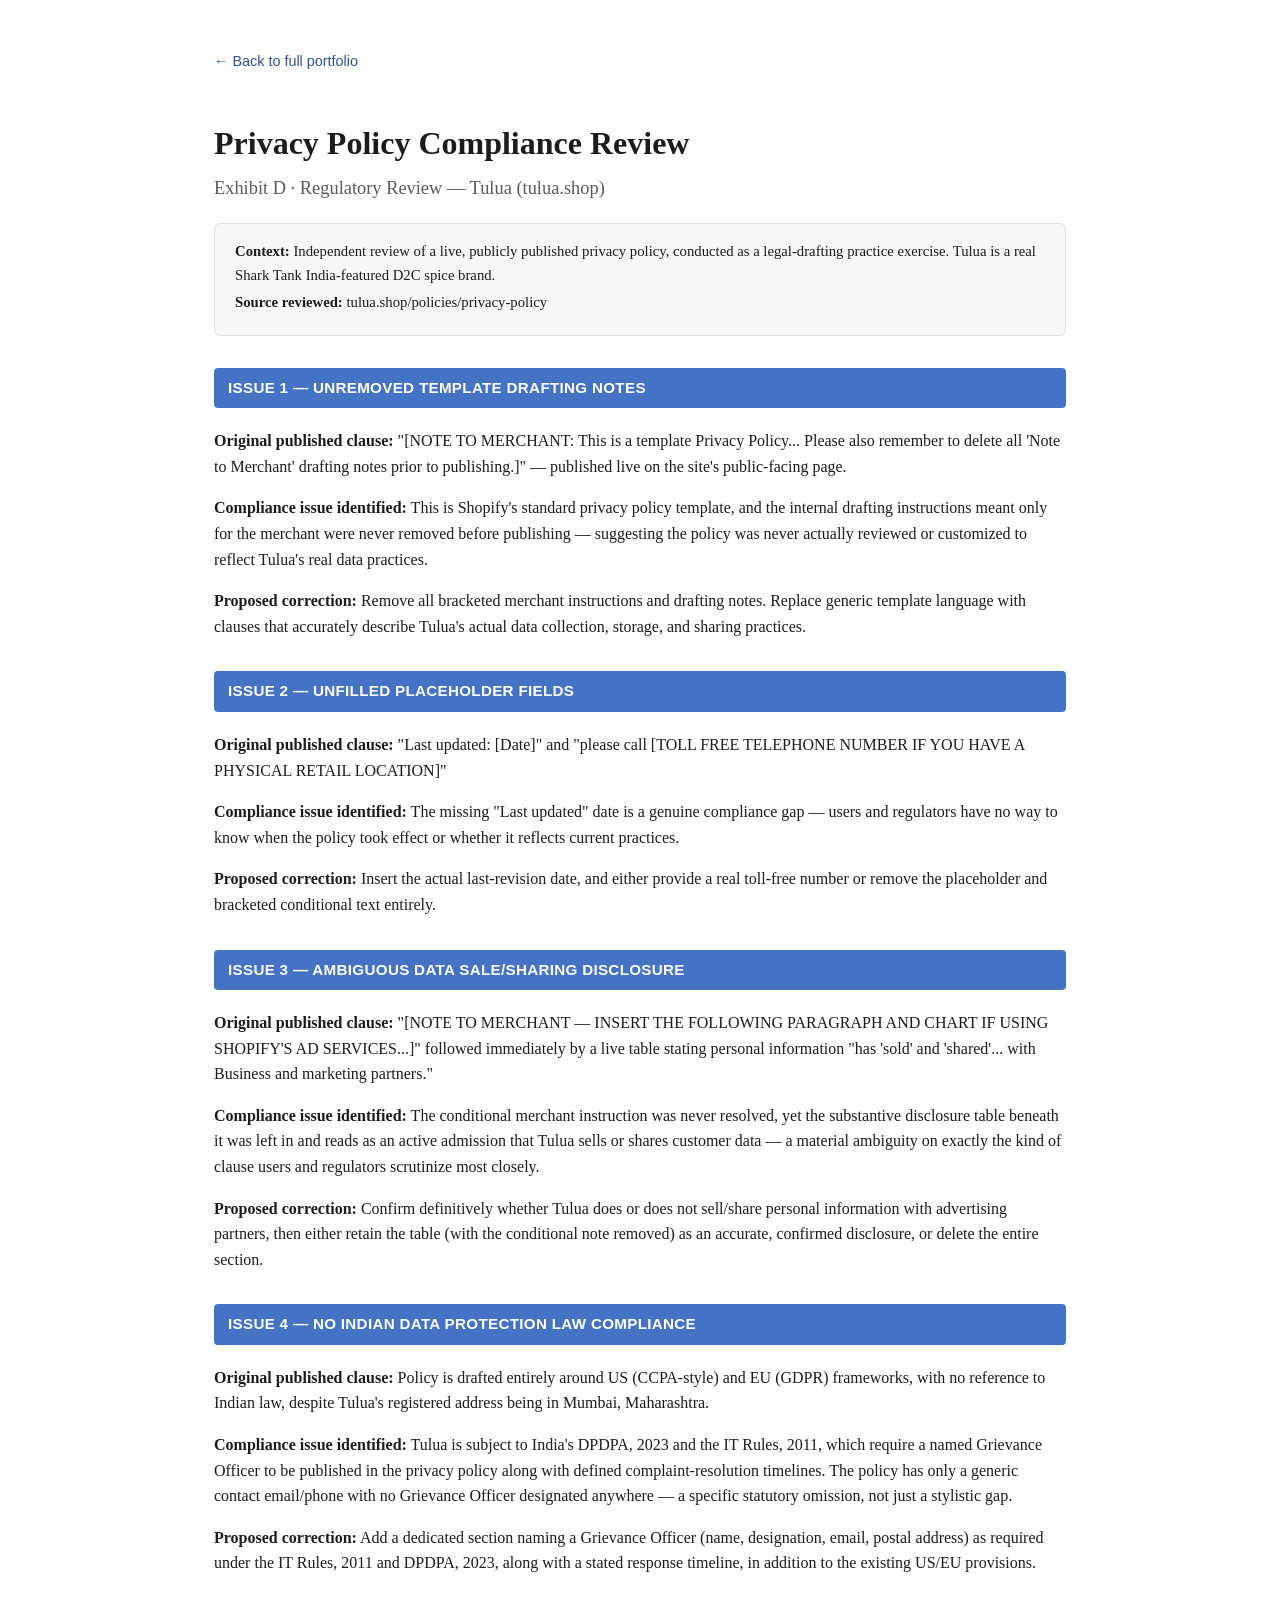
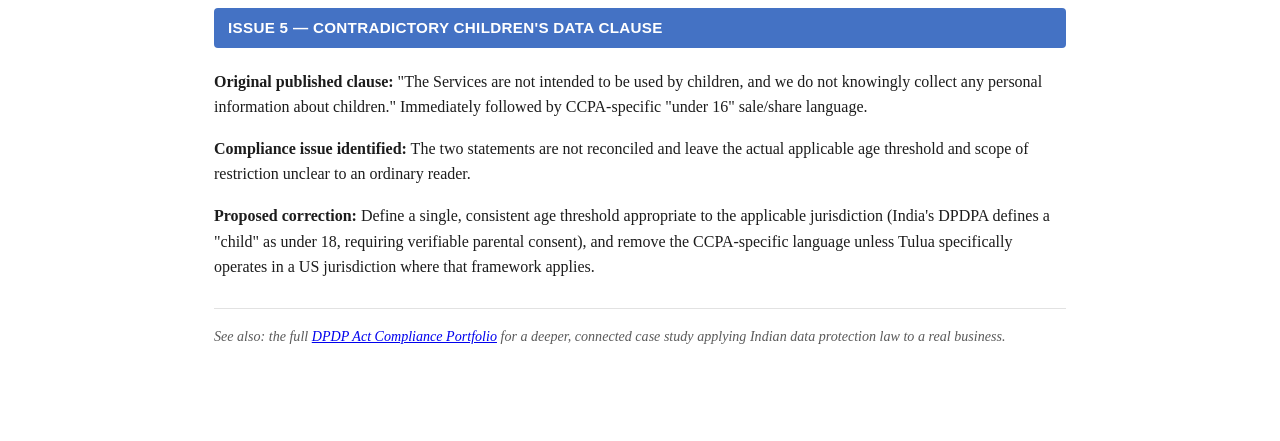
<file: exhibit-c.html>
<!DOCTYPE html>
<html lang="en">
<head>
<meta charset="UTF-8">
<meta name="viewport" content="width=device-width, initial-scale=1.0">
<title>Exhibit D — Privacy Policy Compliance Review | Divey Seth</title>
<link rel="stylesheet" href="style.css">
</head>
<body>

<a class="back-link" href="index.html">← Back to full portfolio</a>

<h1>Privacy Policy Compliance Review</h1>
<h2 class="role">Exhibit D · Regulatory Review — Tulua (tulua.shop)</h2>

<div class="doc-meta">
  <div><b>Context:</b> Independent review of a live, publicly published privacy policy, conducted as a legal-drafting practice exercise. Tulua is a real Shark Tank India-featured D2C spice brand.</div>
  <div><b>Source reviewed:</b> tulua.shop/policies/privacy-policy</div>
</div>

<h4 class="part">ISSUE 1 — UNREMOVED TEMPLATE DRAFTING NOTES</h4>
<p><b>Original published clause:</b> "[NOTE TO MERCHANT: This is a template Privacy Policy... Please also remember to delete all 'Note to Merchant' drafting notes prior to publishing.]" — published live on the site's public-facing page.</p>
<p><b>Compliance issue identified:</b> This is Shopify's standard privacy policy template, and the internal drafting instructions meant only for the merchant were never removed before publishing — suggesting the policy was never actually reviewed or customized to reflect Tulua's real data practices.</p>
<p><b>Proposed correction:</b> Remove all bracketed merchant instructions and drafting notes. Replace generic template language with clauses that accurately describe Tulua's actual data collection, storage, and sharing practices.</p>

<h4 class="part">ISSUE 2 — UNFILLED PLACEHOLDER FIELDS</h4>
<p><b>Original published clause:</b> "Last updated: [Date]" and "please call [TOLL FREE TELEPHONE NUMBER IF YOU HAVE A PHYSICAL RETAIL LOCATION]"</p>
<p><b>Compliance issue identified:</b> The missing "Last updated" date is a genuine compliance gap — users and regulators have no way to know when the policy took effect or whether it reflects current practices.</p>
<p><b>Proposed correction:</b> Insert the actual last-revision date, and either provide a real toll-free number or remove the placeholder and bracketed conditional text entirely.</p>

<h4 class="part">ISSUE 3 — AMBIGUOUS DATA SALE/SHARING DISCLOSURE</h4>
<p><b>Original published clause:</b> "[NOTE TO MERCHANT — INSERT THE FOLLOWING PARAGRAPH AND CHART IF USING SHOPIFY'S AD SERVICES...]" followed immediately by a live table stating personal information "has 'sold' and 'shared'... with Business and marketing partners."</p>
<p><b>Compliance issue identified:</b> The conditional merchant instruction was never resolved, yet the substantive disclosure table beneath it was left in and reads as an active admission that Tulua sells or shares customer data — a material ambiguity on exactly the kind of clause users and regulators scrutinize most closely.</p>
<p><b>Proposed correction:</b> Confirm definitively whether Tulua does or does not sell/share personal information with advertising partners, then either retain the table (with the conditional note removed) as an accurate, confirmed disclosure, or delete the entire section.</p>

<h4 class="part">ISSUE 4 — NO INDIAN DATA PROTECTION LAW COMPLIANCE</h4>
<p><b>Original published clause:</b> Policy is drafted entirely around US (CCPA-style) and EU (GDPR) frameworks, with no reference to Indian law, despite Tulua's registered address being in Mumbai, Maharashtra.</p>
<p><b>Compliance issue identified:</b> Tulua is subject to India's DPDPA, 2023 and the IT Rules, 2011, which require a named Grievance Officer to be published in the privacy policy along with defined complaint-resolution timelines. The policy has only a generic contact email/phone with no Grievance Officer designated anywhere — a specific statutory omission, not just a stylistic gap.</p>
<p><b>Proposed correction:</b> Add a dedicated section naming a Grievance Officer (name, designation, email, postal address) as required under the IT Rules, 2011 and DPDPA, 2023, along with a stated response timeline, in addition to the existing US/EU provisions.</p>

<h4 class="part">ISSUE 5 — CONTRADICTORY CHILDREN'S DATA CLAUSE</h4>
<p><b>Original published clause:</b> "The Services are not intended to be used by children, and we do not knowingly collect any personal information about children." Immediately followed by CCPA-specific "under 16" sale/share language.</p>
<p><b>Compliance issue identified:</b> The two statements are not reconciled and leave the actual applicable age threshold and scope of restriction unclear to an ordinary reader.</p>
<p><b>Proposed correction:</b> Define a single, consistent age threshold appropriate to the applicable jurisdiction (India's DPDPA defines a "child" as under 18, requiring verifiable parental consent), and remove the CCPA-specific language unless Tulua specifically operates in a US jurisdiction where that framework applies.</p>

<p class="note">See also: the full <a href="dpdp/index.html">DPDP Act Compliance Portfolio</a> for a deeper, connected case study applying Indian data protection law to a real business.</p>

</body>
</html>
</file>
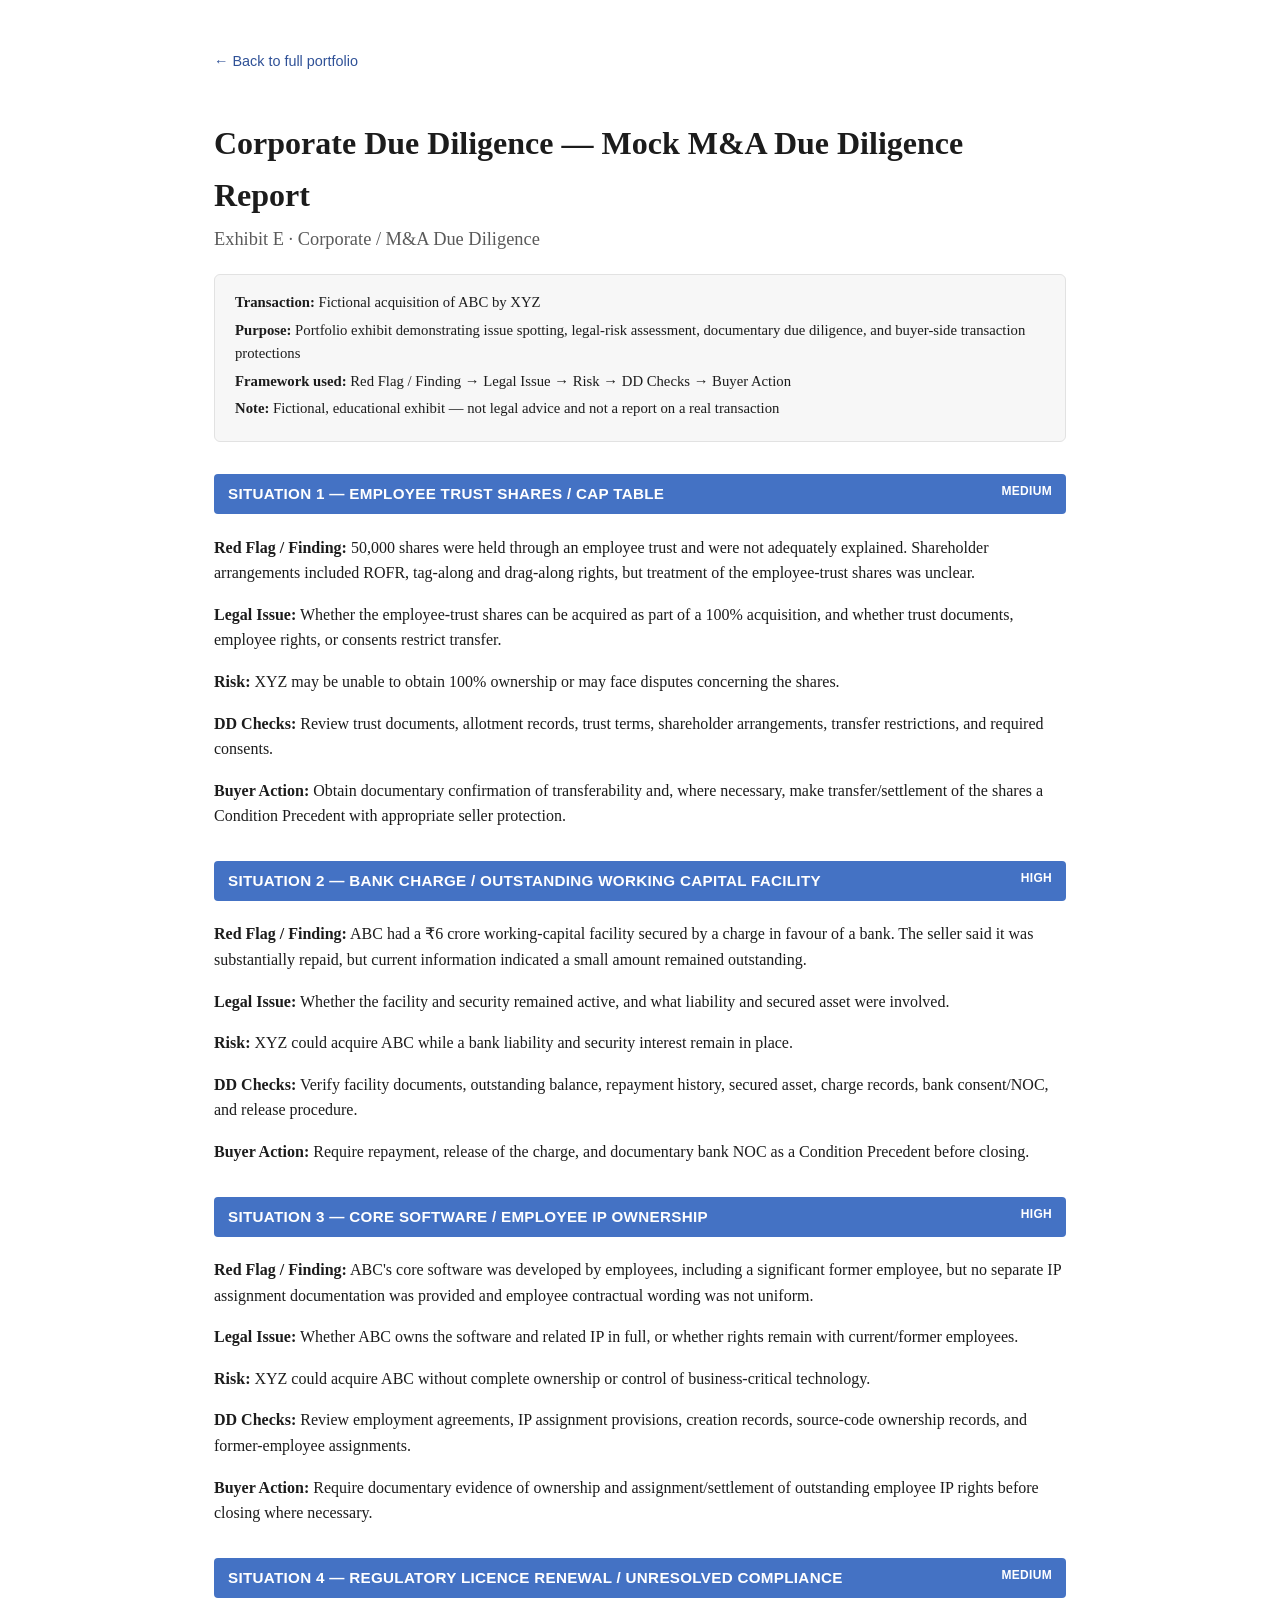
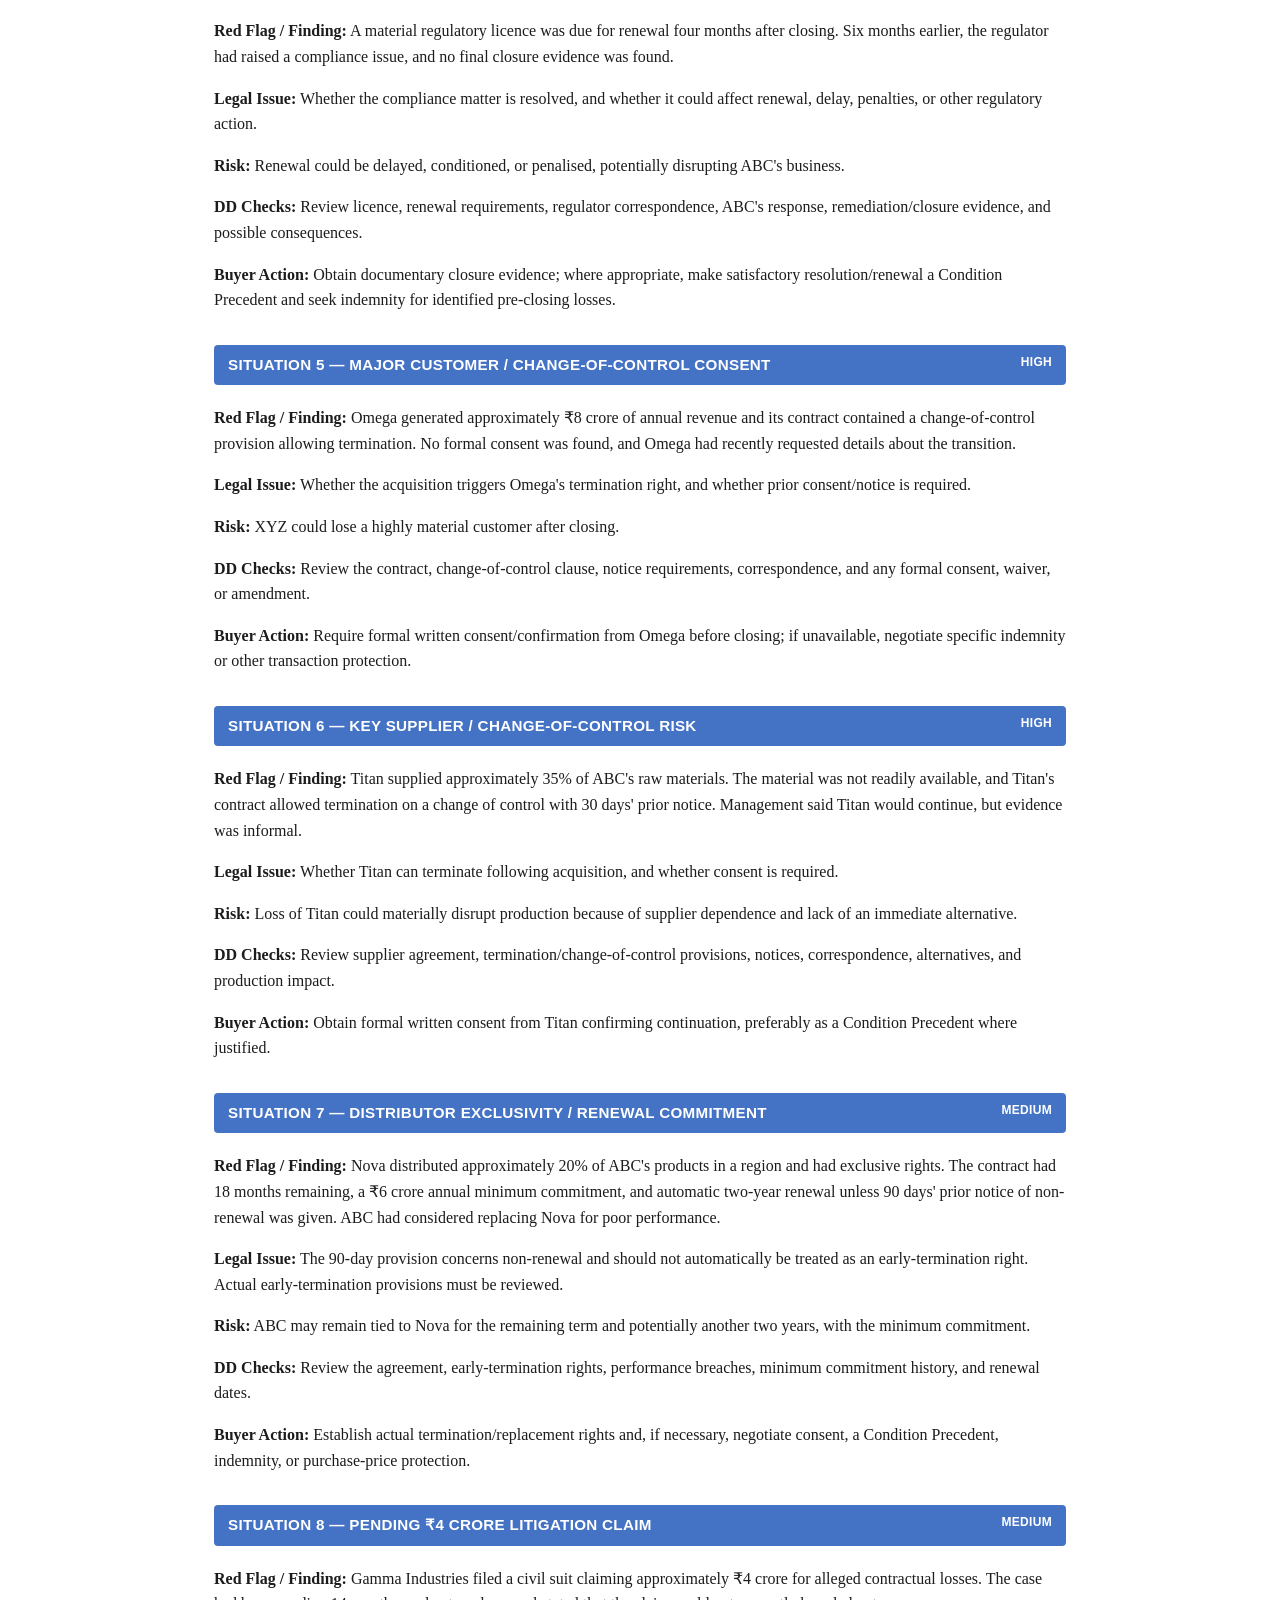
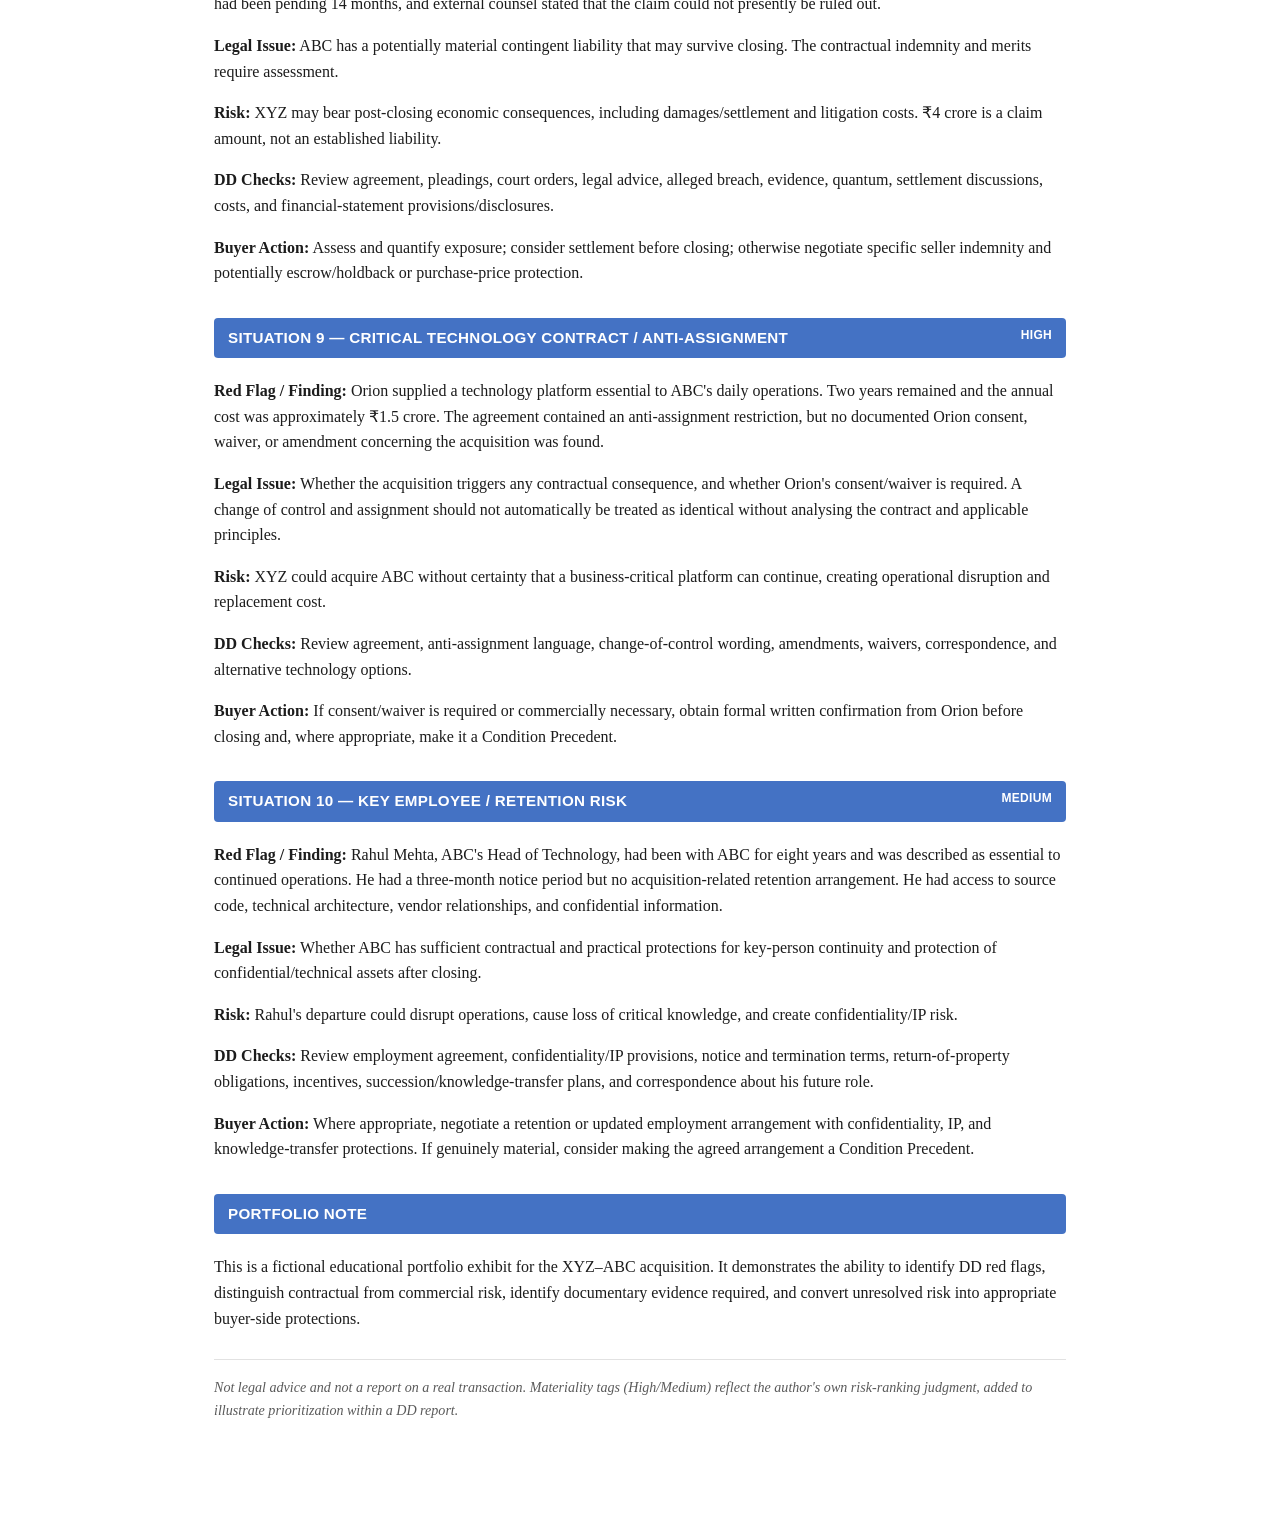
<file: exhibit-d.html>
<!DOCTYPE html>
<html lang="en">
<head>
<meta charset="UTF-8">
<meta name="viewport" content="width=device-width, initial-scale=1.0">
<title>Exhibit E — Corporate Due Diligence | Divey Seth</title>
<link rel="stylesheet" href="style.css">
</head>
<body>

<a class="back-link" href="index.html">← Back to full portfolio</a>

<h1>Corporate Due Diligence — Mock M&amp;A Due Diligence Report</h1>
<h2 class="role">Exhibit E · Corporate / M&amp;A Due Diligence</h2>

<div class="doc-meta">
  <div><b>Transaction:</b> Fictional acquisition of ABC by XYZ</div>
  <div><b>Purpose:</b> Portfolio exhibit demonstrating issue spotting, legal-risk assessment, documentary due diligence, and buyer-side transaction protections</div>
  <div><b>Framework used:</b> Red Flag / Finding → Legal Issue → Risk → DD Checks → Buyer Action</div>
  <div><b>Note:</b> Fictional, educational exhibit — not legal advice and not a report on a real transaction</div>
</div>

<h4 class="part">SITUATION 1 — EMPLOYEE TRUST SHARES / CAP TABLE <span style="float:right;font-size:0.75rem;">MEDIUM</span></h4>
<p><b>Red Flag / Finding:</b> 50,000 shares were held through an employee trust and were not adequately explained. Shareholder arrangements included ROFR, tag-along and drag-along rights, but treatment of the employee-trust shares was unclear.</p>
<p><b>Legal Issue:</b> Whether the employee-trust shares can be acquired as part of a 100% acquisition, and whether trust documents, employee rights, or consents restrict transfer.</p>
<p><b>Risk:</b> XYZ may be unable to obtain 100% ownership or may face disputes concerning the shares.</p>
<p><b>DD Checks:</b> Review trust documents, allotment records, trust terms, shareholder arrangements, transfer restrictions, and required consents.</p>
<p><b>Buyer Action:</b> Obtain documentary confirmation of transferability and, where necessary, make transfer/settlement of the shares a Condition Precedent with appropriate seller protection.</p>

<h4 class="part">SITUATION 2 — BANK CHARGE / OUTSTANDING WORKING CAPITAL FACILITY <span style="float:right;font-size:0.75rem;">HIGH</span></h4>
<p><b>Red Flag / Finding:</b> ABC had a ₹6 crore working-capital facility secured by a charge in favour of a bank. The seller said it was substantially repaid, but current information indicated a small amount remained outstanding.</p>
<p><b>Legal Issue:</b> Whether the facility and security remained active, and what liability and secured asset were involved.</p>
<p><b>Risk:</b> XYZ could acquire ABC while a bank liability and security interest remain in place.</p>
<p><b>DD Checks:</b> Verify facility documents, outstanding balance, repayment history, secured asset, charge records, bank consent/NOC, and release procedure.</p>
<p><b>Buyer Action:</b> Require repayment, release of the charge, and documentary bank NOC as a Condition Precedent before closing.</p>

<h4 class="part">SITUATION 3 — CORE SOFTWARE / EMPLOYEE IP OWNERSHIP <span style="float:right;font-size:0.75rem;">HIGH</span></h4>
<p><b>Red Flag / Finding:</b> ABC's core software was developed by employees, including a significant former employee, but no separate IP assignment documentation was provided and employee contractual wording was not uniform.</p>
<p><b>Legal Issue:</b> Whether ABC owns the software and related IP in full, or whether rights remain with current/former employees.</p>
<p><b>Risk:</b> XYZ could acquire ABC without complete ownership or control of business-critical technology.</p>
<p><b>DD Checks:</b> Review employment agreements, IP assignment provisions, creation records, source-code ownership records, and former-employee assignments.</p>
<p><b>Buyer Action:</b> Require documentary evidence of ownership and assignment/settlement of outstanding employee IP rights before closing where necessary.</p>

<h4 class="part">SITUATION 4 — REGULATORY LICENCE RENEWAL / UNRESOLVED COMPLIANCE <span style="float:right;font-size:0.75rem;">MEDIUM</span></h4>
<p><b>Red Flag / Finding:</b> A material regulatory licence was due for renewal four months after closing. Six months earlier, the regulator had raised a compliance issue, and no final closure evidence was found.</p>
<p><b>Legal Issue:</b> Whether the compliance matter is resolved, and whether it could affect renewal, delay, penalties, or other regulatory action.</p>
<p><b>Risk:</b> Renewal could be delayed, conditioned, or penalised, potentially disrupting ABC's business.</p>
<p><b>DD Checks:</b> Review licence, renewal requirements, regulator correspondence, ABC's response, remediation/closure evidence, and possible consequences.</p>
<p><b>Buyer Action:</b> Obtain documentary closure evidence; where appropriate, make satisfactory resolution/renewal a Condition Precedent and seek indemnity for identified pre-closing losses.</p>

<h4 class="part">SITUATION 5 — MAJOR CUSTOMER / CHANGE-OF-CONTROL CONSENT <span style="float:right;font-size:0.75rem;">HIGH</span></h4>
<p><b>Red Flag / Finding:</b> Omega generated approximately ₹8 crore of annual revenue and its contract contained a change-of-control provision allowing termination. No formal consent was found, and Omega had recently requested details about the transition.</p>
<p><b>Legal Issue:</b> Whether the acquisition triggers Omega's termination right, and whether prior consent/notice is required.</p>
<p><b>Risk:</b> XYZ could lose a highly material customer after closing.</p>
<p><b>DD Checks:</b> Review the contract, change-of-control clause, notice requirements, correspondence, and any formal consent, waiver, or amendment.</p>
<p><b>Buyer Action:</b> Require formal written consent/confirmation from Omega before closing; if unavailable, negotiate specific indemnity or other transaction protection.</p>

<h4 class="part">SITUATION 6 — KEY SUPPLIER / CHANGE-OF-CONTROL RISK <span style="float:right;font-size:0.75rem;">HIGH</span></h4>
<p><b>Red Flag / Finding:</b> Titan supplied approximately 35% of ABC's raw materials. The material was not readily available, and Titan's contract allowed termination on a change of control with 30 days' prior notice. Management said Titan would continue, but evidence was informal.</p>
<p><b>Legal Issue:</b> Whether Titan can terminate following acquisition, and whether consent is required.</p>
<p><b>Risk:</b> Loss of Titan could materially disrupt production because of supplier dependence and lack of an immediate alternative.</p>
<p><b>DD Checks:</b> Review supplier agreement, termination/change-of-control provisions, notices, correspondence, alternatives, and production impact.</p>
<p><b>Buyer Action:</b> Obtain formal written consent from Titan confirming continuation, preferably as a Condition Precedent where justified.</p>

<h4 class="part">SITUATION 7 — DISTRIBUTOR EXCLUSIVITY / RENEWAL COMMITMENT <span style="float:right;font-size:0.75rem;">MEDIUM</span></h4>
<p><b>Red Flag / Finding:</b> Nova distributed approximately 20% of ABC's products in a region and had exclusive rights. The contract had 18 months remaining, a ₹6 crore annual minimum commitment, and automatic two-year renewal unless 90 days' prior notice of non-renewal was given. ABC had considered replacing Nova for poor performance.</p>
<p><b>Legal Issue:</b> The 90-day provision concerns non-renewal and should not automatically be treated as an early-termination right. Actual early-termination provisions must be reviewed.</p>
<p><b>Risk:</b> ABC may remain tied to Nova for the remaining term and potentially another two years, with the minimum commitment.</p>
<p><b>DD Checks:</b> Review the agreement, early-termination rights, performance breaches, minimum commitment history, and renewal dates.</p>
<p><b>Buyer Action:</b> Establish actual termination/replacement rights and, if necessary, negotiate consent, a Condition Precedent, indemnity, or purchase-price protection.</p>

<h4 class="part">SITUATION 8 — PENDING ₹4 CRORE LITIGATION CLAIM <span style="float:right;font-size:0.75rem;">MEDIUM</span></h4>
<p><b>Red Flag / Finding:</b> Gamma Industries filed a civil suit claiming approximately ₹4 crore for alleged contractual losses. The case had been pending 14 months, and external counsel stated that the claim could not presently be ruled out.</p>
<p><b>Legal Issue:</b> ABC has a potentially material contingent liability that may survive closing. The contractual indemnity and merits require assessment.</p>
<p><b>Risk:</b> XYZ may bear post-closing economic consequences, including damages/settlement and litigation costs. ₹4 crore is a claim amount, not an established liability.</p>
<p><b>DD Checks:</b> Review agreement, pleadings, court orders, legal advice, alleged breach, evidence, quantum, settlement discussions, costs, and financial-statement provisions/disclosures.</p>
<p><b>Buyer Action:</b> Assess and quantify exposure; consider settlement before closing; otherwise negotiate specific seller indemnity and potentially escrow/holdback or purchase-price protection.</p>

<h4 class="part">SITUATION 9 — CRITICAL TECHNOLOGY CONTRACT / ANTI-ASSIGNMENT <span style="float:right;font-size:0.75rem;">HIGH</span></h4>
<p><b>Red Flag / Finding:</b> Orion supplied a technology platform essential to ABC's daily operations. Two years remained and the annual cost was approximately ₹1.5 crore. The agreement contained an anti-assignment restriction, but no documented Orion consent, waiver, or amendment concerning the acquisition was found.</p>
<p><b>Legal Issue:</b> Whether the acquisition triggers any contractual consequence, and whether Orion's consent/waiver is required. A change of control and assignment should not automatically be treated as identical without analysing the contract and applicable principles.</p>
<p><b>Risk:</b> XYZ could acquire ABC without certainty that a business-critical platform can continue, creating operational disruption and replacement cost.</p>
<p><b>DD Checks:</b> Review agreement, anti-assignment language, change-of-control wording, amendments, waivers, correspondence, and alternative technology options.</p>
<p><b>Buyer Action:</b> If consent/waiver is required or commercially necessary, obtain formal written confirmation from Orion before closing and, where appropriate, make it a Condition Precedent.</p>

<h4 class="part">SITUATION 10 — KEY EMPLOYEE / RETENTION RISK <span style="float:right;font-size:0.75rem;">MEDIUM</span></h4>
<p><b>Red Flag / Finding:</b> Rahul Mehta, ABC's Head of Technology, had been with ABC for eight years and was described as essential to continued operations. He had a three-month notice period but no acquisition-related retention arrangement. He had access to source code, technical architecture, vendor relationships, and confidential information.</p>
<p><b>Legal Issue:</b> Whether ABC has sufficient contractual and practical protections for key-person continuity and protection of confidential/technical assets after closing.</p>
<p><b>Risk:</b> Rahul's departure could disrupt operations, cause loss of critical knowledge, and create confidentiality/IP risk.</p>
<p><b>DD Checks:</b> Review employment agreement, confidentiality/IP provisions, notice and termination terms, return-of-property obligations, incentives, succession/knowledge-transfer plans, and correspondence about his future role.</p>
<p><b>Buyer Action:</b> Where appropriate, negotiate a retention or updated employment arrangement with confidentiality, IP, and knowledge-transfer protections. If genuinely material, consider making the agreed arrangement a Condition Precedent.</p>

<h4 class="part">PORTFOLIO NOTE</h4>
<p>This is a fictional educational portfolio exhibit for the XYZ–ABC acquisition. It demonstrates the ability to identify DD red flags, distinguish contractual from commercial risk, identify documentary evidence required, and convert unresolved risk into appropriate buyer-side protections.</p>
<p class="note">Not legal advice and not a report on a real transaction. Materiality tags (High/Medium) reflect the author's own risk-ranking judgment, added to illustrate prioritization within a DD report.</p>

</body>
</html>
</file>
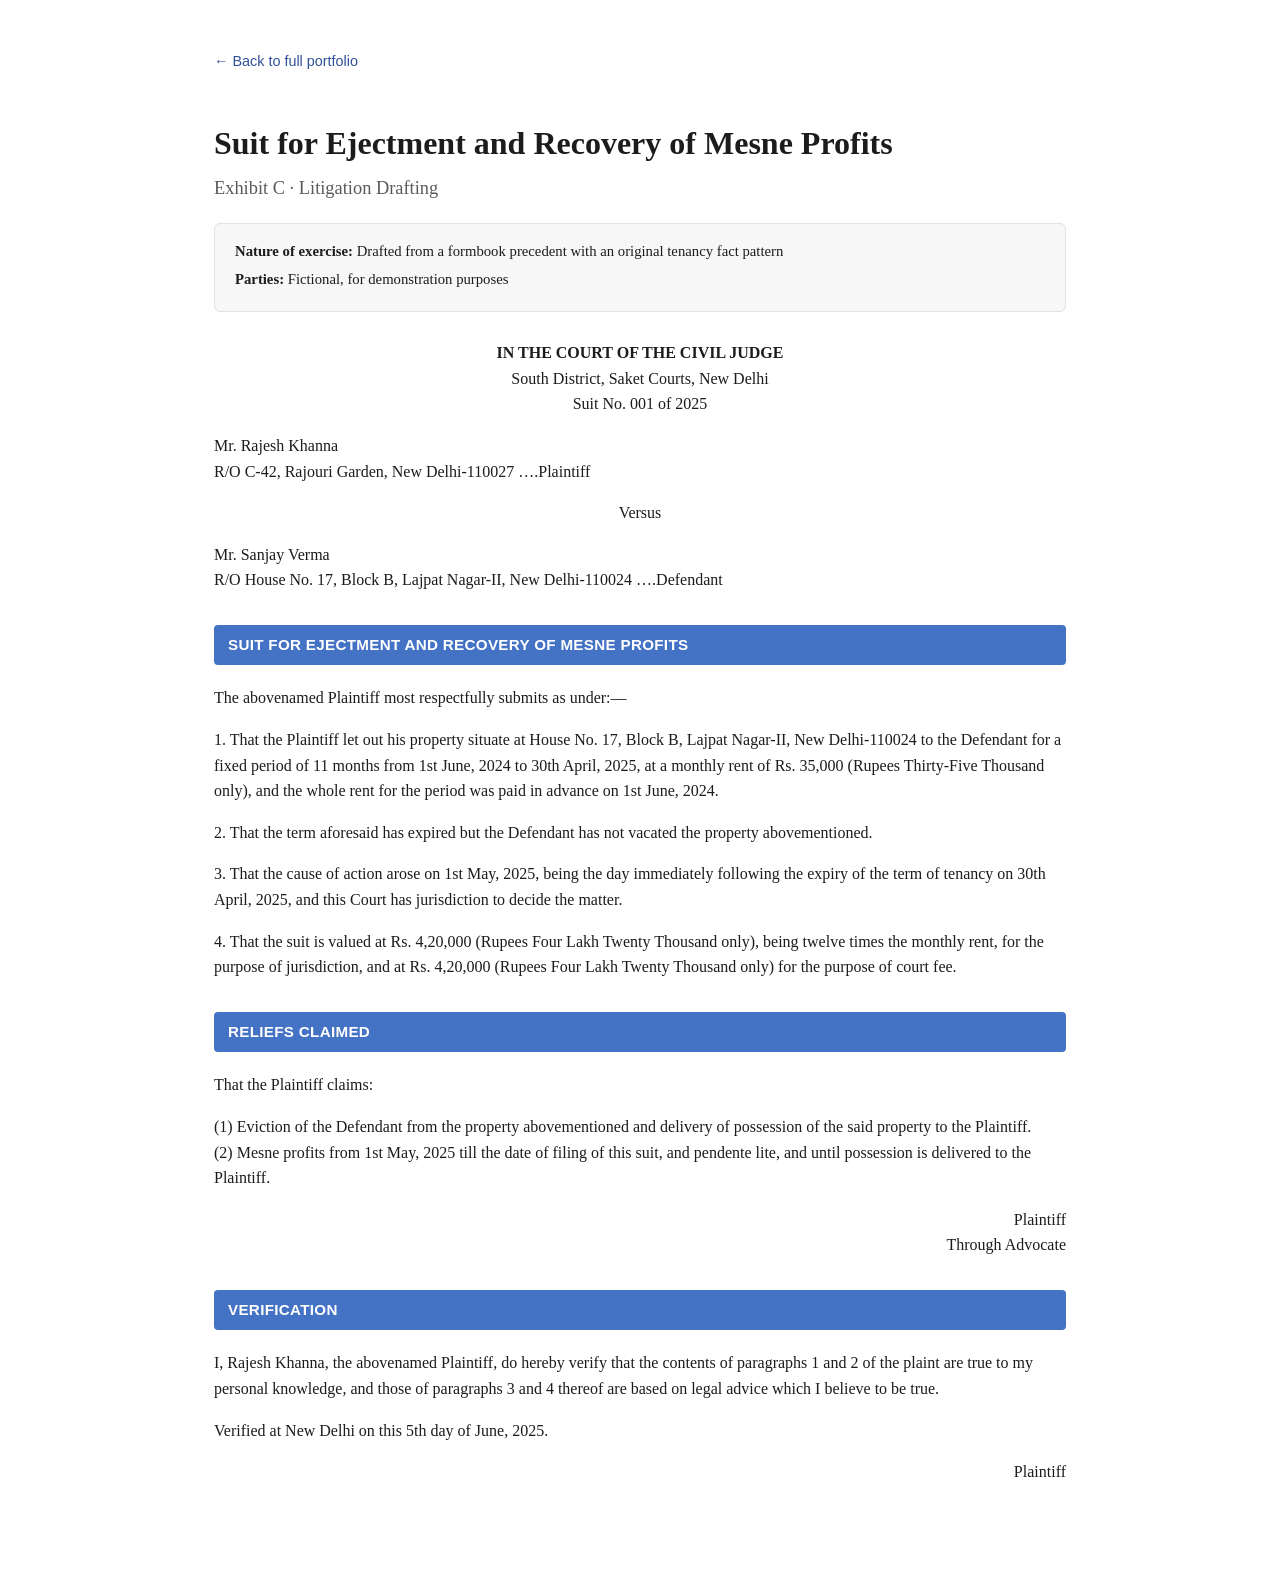
<file: exhibit-e.html>
<!DOCTYPE html>
<html lang="en">
<head>
<meta charset="UTF-8">
<meta name="viewport" content="width=device-width, initial-scale=1.0">
<title>Exhibit C — Litigation Plaint | Divey Seth</title>
<link rel="stylesheet" href="style.css">
</head>
<body>

<a class="back-link" href="index.html">← Back to full portfolio</a>

<h1>Suit for Ejectment and Recovery of Mesne Profits</h1>
<h2 class="role">Exhibit C · Litigation Drafting</h2>

<div class="doc-meta">
  <div><b>Nature of exercise:</b> Drafted from a formbook precedent with an original tenancy fact pattern</div>
  <div><b>Parties:</b> Fictional, for demonstration purposes</div>
</div>

<p style="text-align:center;"><b>IN THE COURT OF THE CIVIL JUDGE</b><br>South District, Saket Courts, New Delhi<br>Suit No. 001 of 2025</p>

<p>Mr. Rajesh Khanna<br>R/O C-42, Rajouri Garden, New Delhi-110027 ….Plaintiff</p>
<p style="text-align:center;">Versus</p>
<p>Mr. Sanjay Verma<br>R/O House No. 17, Block B, Lajpat Nagar-II, New Delhi-110024 ….Defendant</p>

<h4 class="part">SUIT FOR EJECTMENT AND RECOVERY OF MESNE PROFITS</h4>
<p>The abovenamed Plaintiff most respectfully submits as under:—</p>

<p>1. That the Plaintiff let out his property situate at House No. 17, Block B, Lajpat Nagar-II, New Delhi-110024 to the Defendant for a fixed period of 11 months from 1st June, 2024 to 30th April, 2025, at a monthly rent of Rs. 35,000 (Rupees Thirty-Five Thousand only), and the whole rent for the period was paid in advance on 1st June, 2024.</p>
<p>2. That the term aforesaid has expired but the Defendant has not vacated the property abovementioned.</p>
<p>3. That the cause of action arose on 1st May, 2025, being the day immediately following the expiry of the term of tenancy on 30th April, 2025, and this Court has jurisdiction to decide the matter.</p>
<p>4. That the suit is valued at Rs. 4,20,000 (Rupees Four Lakh Twenty Thousand only), being twelve times the monthly rent, for the purpose of jurisdiction, and at Rs. 4,20,000 (Rupees Four Lakh Twenty Thousand only) for the purpose of court fee.</p>

<h4 class="part">RELIEFS CLAIMED</h4>
<p>That the Plaintiff claims:</p>
<p>(1) Eviction of the Defendant from the property abovementioned and delivery of possession of the said property to the Plaintiff.<br>
(2) Mesne profits from 1st May, 2025 till the date of filing of this suit, and pendente lite, and until possession is delivered to the Plaintiff.</p>

<p style="text-align:right;">Plaintiff<br>Through Advocate</p>

<h4 class="part">VERIFICATION</h4>
<p>I, Rajesh Khanna, the abovenamed Plaintiff, do hereby verify that the contents of paragraphs 1 and 2 of the plaint are true to my personal knowledge, and those of paragraphs 3 and 4 thereof are based on legal advice which I believe to be true.</p>
<p>Verified at New Delhi on this 5th day of June, 2025.</p>
<p style="text-align:right;">Plaintiff</p>

</body>
</html>
</file>
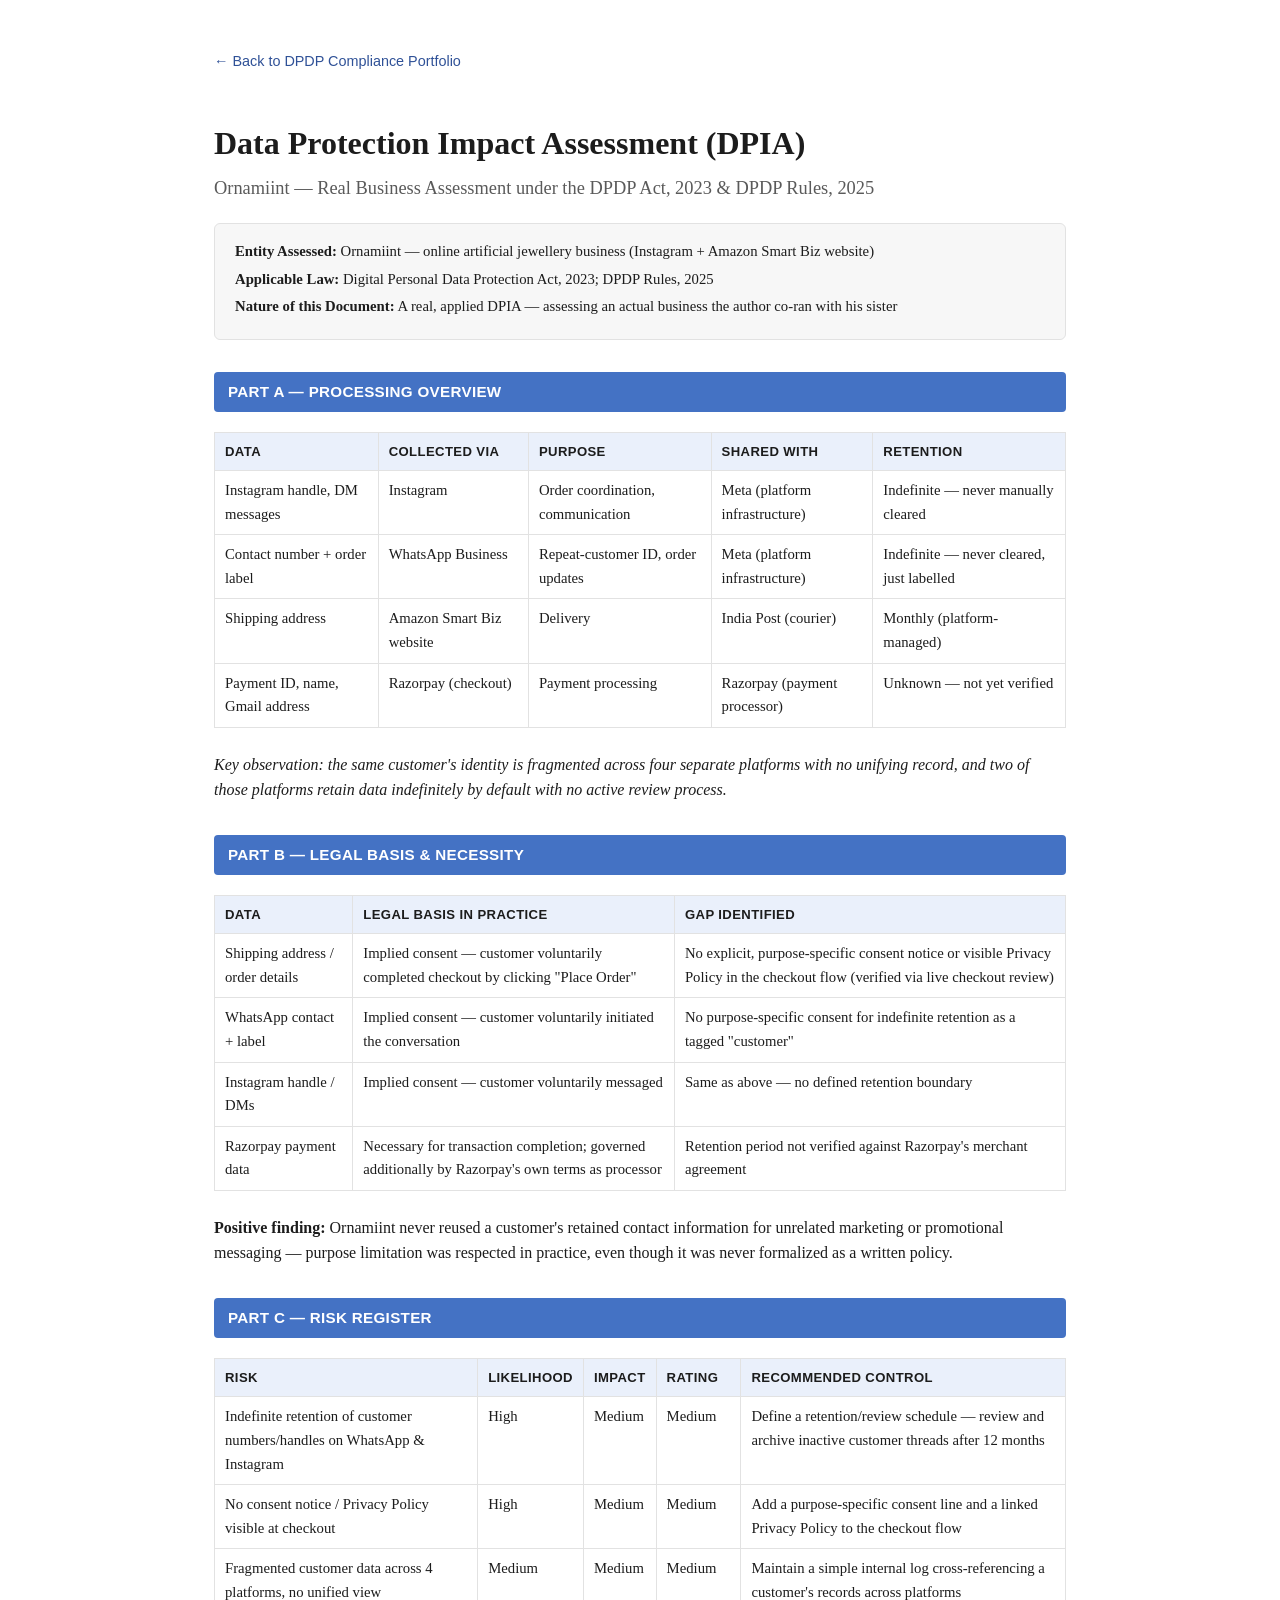
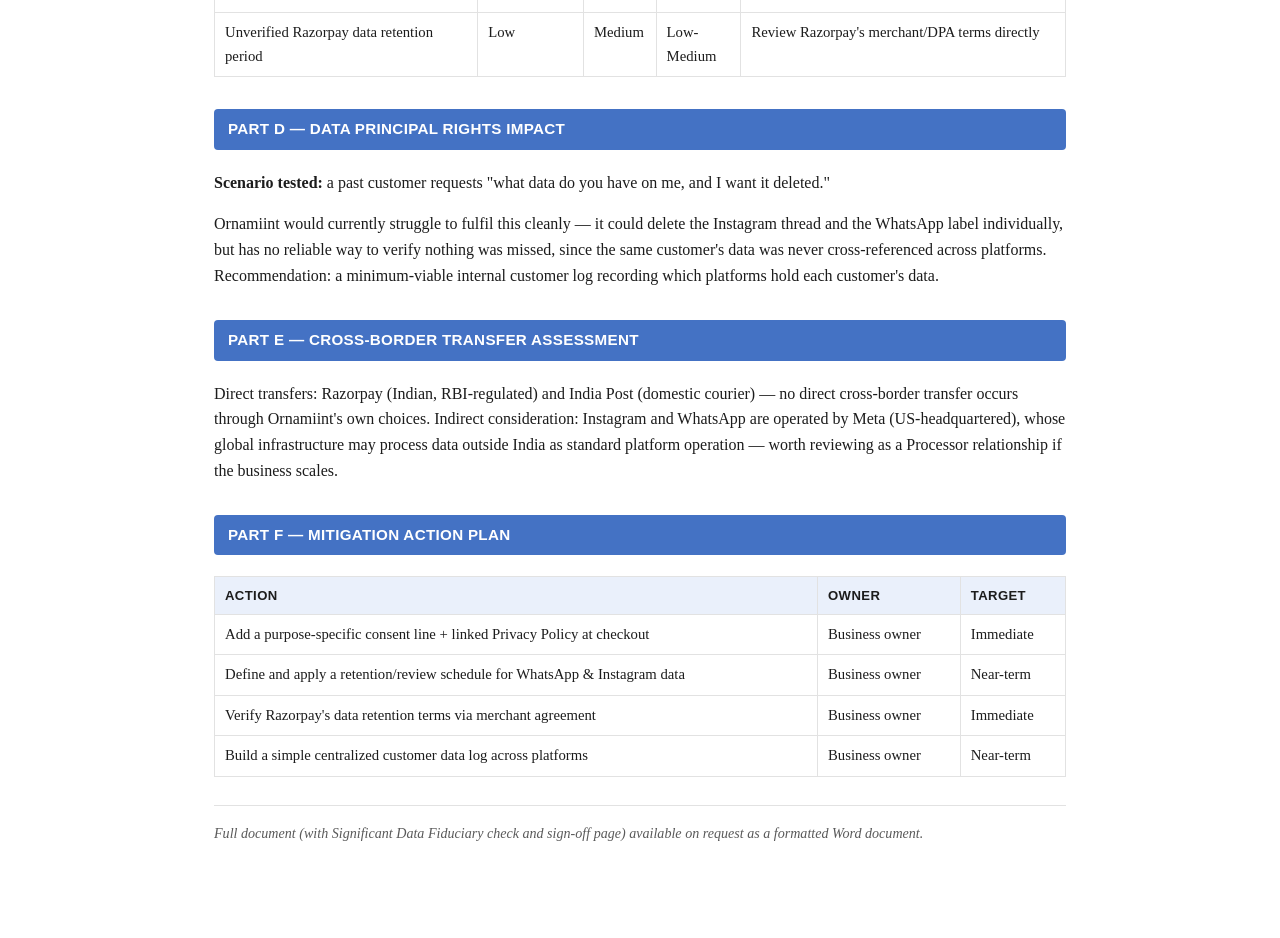
<file: dpdp/exhibit-1-dpia.html>
<!DOCTYPE html>
<html lang="en">
<head>
<meta charset="UTF-8">
<meta name="viewport" content="width=device-width, initial-scale=1.0">
<title>Exhibit 1 — DPIA | Divey Seth</title>
<link rel="stylesheet" href="../style.css">
</head>
<body>

<a class="back-link" href="index.html">← Back to DPDP Compliance Portfolio</a>

<h1>Data Protection Impact Assessment (DPIA)</h1>
<h2 class="role">Ornamiint — Real Business Assessment under the DPDP Act, 2023 &amp; DPDP Rules, 2025</h2>

<div class="doc-meta">
  <div><b>Entity Assessed:</b> Ornamiint — online artificial jewellery business (Instagram + Amazon Smart Biz website)</div>
  <div><b>Applicable Law:</b> Digital Personal Data Protection Act, 2023; DPDP Rules, 2025</div>
  <div><b>Nature of this Document:</b> A real, applied DPIA — assessing an actual business the author co-ran with his sister</div>
</div>

<h4 class="part">PART A — PROCESSING OVERVIEW</h4>
<table>
<tr><th>Data</th><th>Collected via</th><th>Purpose</th><th>Shared with</th><th>Retention</th></tr>
<tr><td>Instagram handle, DM messages</td><td>Instagram</td><td>Order coordination, communication</td><td>Meta (platform infrastructure)</td><td>Indefinite — never manually cleared</td></tr>
<tr><td>Contact number + order label</td><td>WhatsApp Business</td><td>Repeat-customer ID, order updates</td><td>Meta (platform infrastructure)</td><td>Indefinite — never cleared, just labelled</td></tr>
<tr><td>Shipping address</td><td>Amazon Smart Biz website</td><td>Delivery</td><td>India Post (courier)</td><td>Monthly (platform-managed)</td></tr>
<tr><td>Payment ID, name, Gmail address</td><td>Razorpay (checkout)</td><td>Payment processing</td><td>Razorpay (payment processor)</td><td>Unknown — not yet verified</td></tr>
</table>
<p><i>Key observation: the same customer's identity is fragmented across four separate platforms with no unifying record, and two of those platforms retain data indefinitely by default with no active review process.</i></p>

<h4 class="part">PART B — LEGAL BASIS &amp; NECESSITY</h4>
<table>
<tr><th>Data</th><th>Legal basis in practice</th><th>Gap identified</th></tr>
<tr><td>Shipping address / order details</td><td>Implied consent — customer voluntarily completed checkout by clicking "Place Order"</td><td>No explicit, purpose-specific consent notice or visible Privacy Policy in the checkout flow (verified via live checkout review)</td></tr>
<tr><td>WhatsApp contact + label</td><td>Implied consent — customer voluntarily initiated the conversation</td><td>No purpose-specific consent for indefinite retention as a tagged "customer"</td></tr>
<tr><td>Instagram handle / DMs</td><td>Implied consent — customer voluntarily messaged</td><td>Same as above — no defined retention boundary</td></tr>
<tr><td>Razorpay payment data</td><td>Necessary for transaction completion; governed additionally by Razorpay's own terms as processor</td><td>Retention period not verified against Razorpay's merchant agreement</td></tr>
</table>
<p><b>Positive finding:</b> Ornamiint never reused a customer's retained contact information for unrelated marketing or promotional messaging — purpose limitation was respected in practice, even though it was never formalized as a written policy.</p>

<h4 class="part">PART C — RISK REGISTER</h4>
<table>
<tr><th>Risk</th><th>Likelihood</th><th>Impact</th><th>Rating</th><th>Recommended Control</th></tr>
<tr><td>Indefinite retention of customer numbers/handles on WhatsApp &amp; Instagram</td><td>High</td><td>Medium</td><td>Medium</td><td>Define a retention/review schedule — review and archive inactive customer threads after 12 months</td></tr>
<tr><td>No consent notice / Privacy Policy visible at checkout</td><td>High</td><td>Medium</td><td>Medium</td><td>Add a purpose-specific consent line and a linked Privacy Policy to the checkout flow</td></tr>
<tr><td>Fragmented customer data across 4 platforms, no unified view</td><td>Medium</td><td>Medium</td><td>Medium</td><td>Maintain a simple internal log cross-referencing a customer's records across platforms</td></tr>
<tr><td>Unverified Razorpay data retention period</td><td>Low</td><td>Medium</td><td>Low-Medium</td><td>Review Razorpay's merchant/DPA terms directly</td></tr>
</table>

<h4 class="part">PART D — DATA PRINCIPAL RIGHTS IMPACT</h4>
<p><b>Scenario tested:</b> a past customer requests "what data do you have on me, and I want it deleted."</p>
<p>Ornamiint would currently struggle to fulfil this cleanly — it could delete the Instagram thread and the WhatsApp label individually, but has no reliable way to verify nothing was missed, since the same customer's data was never cross-referenced across platforms. Recommendation: a minimum-viable internal customer log recording which platforms hold each customer's data.</p>

<h4 class="part">PART E — CROSS-BORDER TRANSFER ASSESSMENT</h4>
<p>Direct transfers: Razorpay (Indian, RBI-regulated) and India Post (domestic courier) — no direct cross-border transfer occurs through Ornamiint's own choices. Indirect consideration: Instagram and WhatsApp are operated by Meta (US-headquartered), whose global infrastructure may process data outside India as standard platform operation — worth reviewing as a Processor relationship if the business scales.</p>

<h4 class="part">PART F — MITIGATION ACTION PLAN</h4>
<table>
<tr><th>Action</th><th>Owner</th><th>Target</th></tr>
<tr><td>Add a purpose-specific consent line + linked Privacy Policy at checkout</td><td>Business owner</td><td>Immediate</td></tr>
<tr><td>Define and apply a retention/review schedule for WhatsApp &amp; Instagram data</td><td>Business owner</td><td>Near-term</td></tr>
<tr><td>Verify Razorpay's data retention terms via merchant agreement</td><td>Business owner</td><td>Immediate</td></tr>
<tr><td>Build a simple centralized customer data log across platforms</td><td>Business owner</td><td>Near-term</td></tr>
</table>

<p class="note">Full document (with Significant Data Fiduciary check and sign-off page) available on request as a formatted Word document.</p>

</body>
</html>
</file>
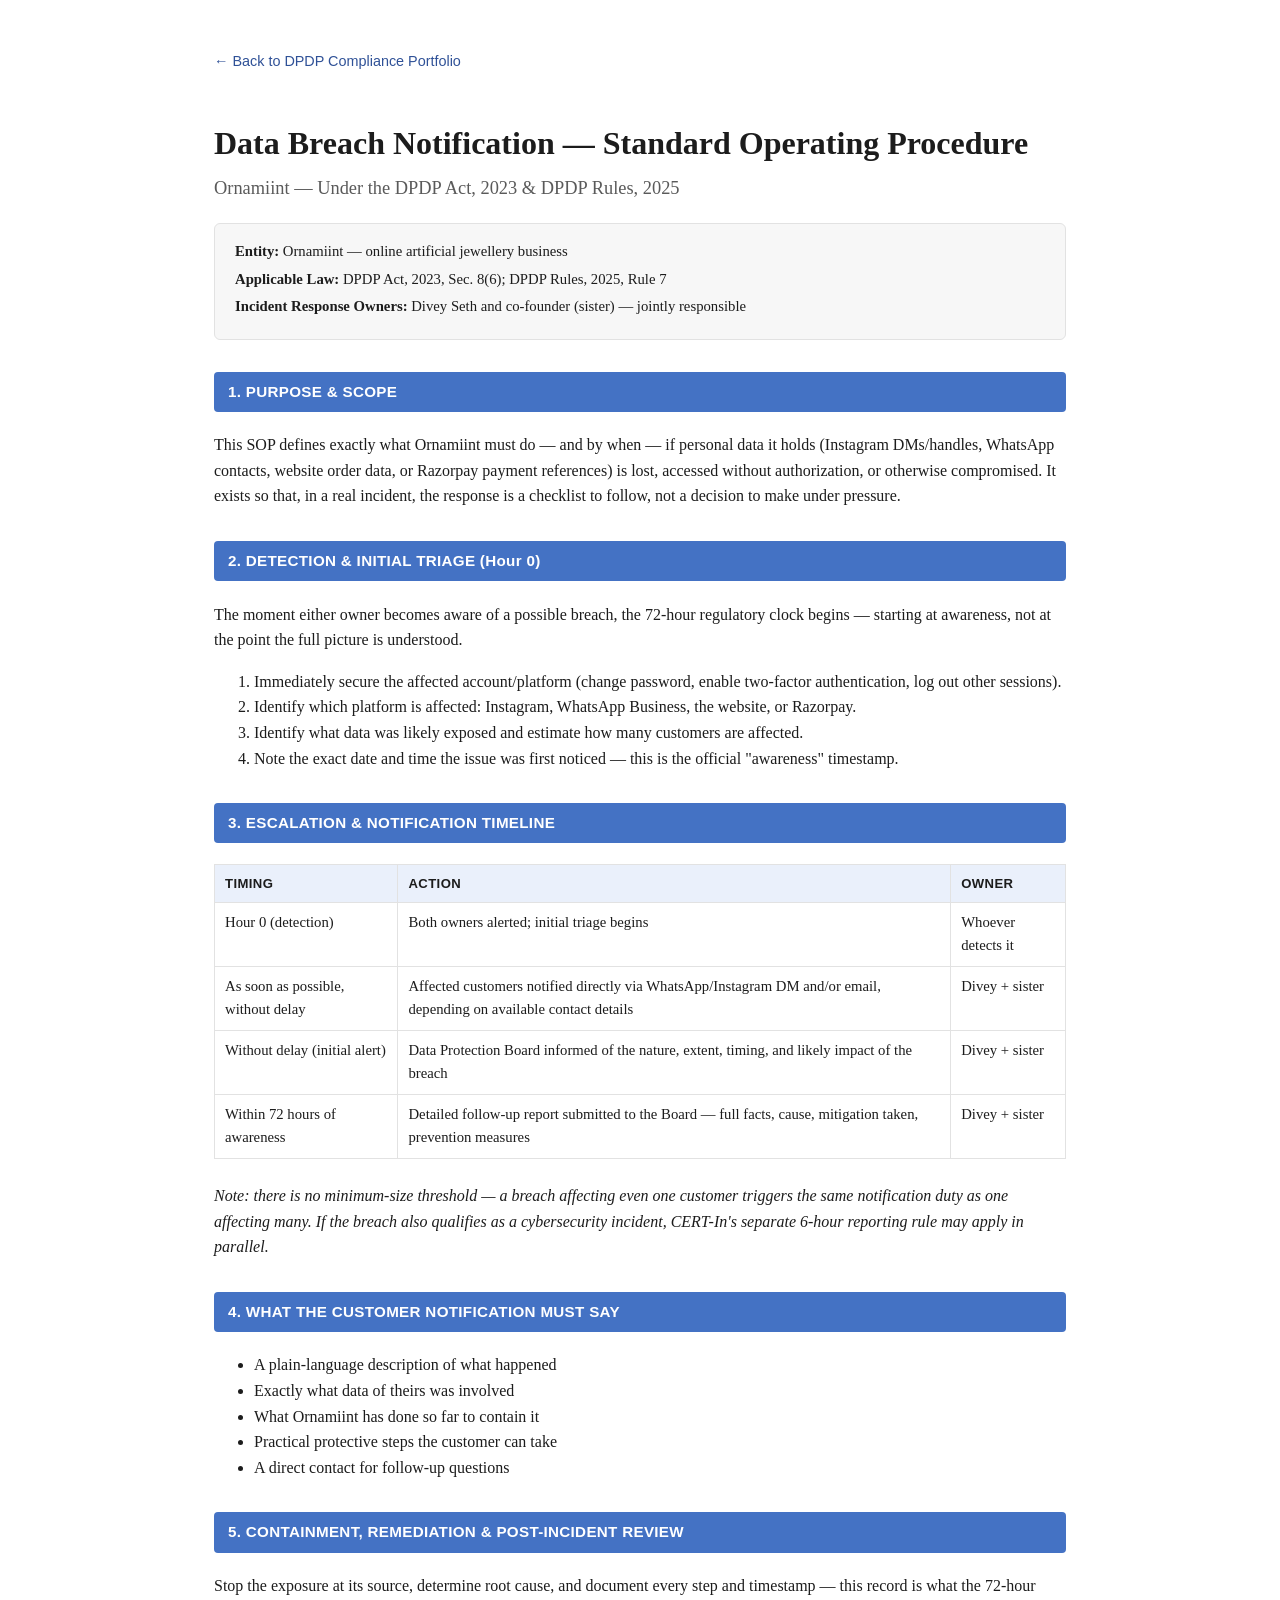
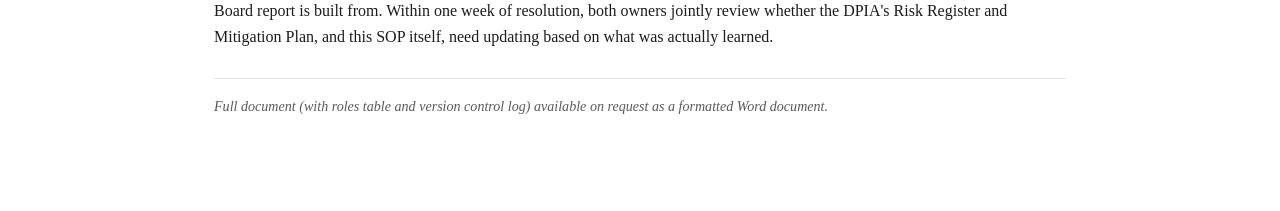
<file: dpdp/exhibit-2-breach-sop.html>
<!DOCTYPE html>
<html lang="en">
<head>
<meta charset="UTF-8">
<meta name="viewport" content="width=device-width, initial-scale=1.0">
<title>Exhibit 2 — Breach Notification SOP | Divey Seth</title>
<link rel="stylesheet" href="../style.css">
</head>
<body>

<a class="back-link" href="index.html">← Back to DPDP Compliance Portfolio</a>

<h1>Data Breach Notification — Standard Operating Procedure</h1>
<h2 class="role">Ornamiint — Under the DPDP Act, 2023 &amp; DPDP Rules, 2025</h2>

<div class="doc-meta">
  <div><b>Entity:</b> Ornamiint — online artificial jewellery business</div>
  <div><b>Applicable Law:</b> DPDP Act, 2023, Sec. 8(6); DPDP Rules, 2025, Rule 7</div>
  <div><b>Incident Response Owners:</b> Divey Seth and co-founder (sister) — jointly responsible</div>
</div>

<h4 class="part">1. PURPOSE &amp; SCOPE</h4>
<p>This SOP defines exactly what Ornamiint must do — and by when — if personal data it holds (Instagram DMs/handles, WhatsApp contacts, website order data, or Razorpay payment references) is lost, accessed without authorization, or otherwise compromised. It exists so that, in a real incident, the response is a checklist to follow, not a decision to make under pressure.</p>

<h4 class="part">2. DETECTION &amp; INITIAL TRIAGE (Hour 0)</h4>
<p>The moment either owner becomes aware of a possible breach, the 72-hour regulatory clock begins — starting at awareness, not at the point the full picture is understood.</p>
<ol>
<li>Immediately secure the affected account/platform (change password, enable two-factor authentication, log out other sessions).</li>
<li>Identify which platform is affected: Instagram, WhatsApp Business, the website, or Razorpay.</li>
<li>Identify what data was likely exposed and estimate how many customers are affected.</li>
<li>Note the exact date and time the issue was first noticed — this is the official "awareness" timestamp.</li>
</ol>

<h4 class="part">3. ESCALATION &amp; NOTIFICATION TIMELINE</h4>
<table>
<tr><th>Timing</th><th>Action</th><th>Owner</th></tr>
<tr><td>Hour 0 (detection)</td><td>Both owners alerted; initial triage begins</td><td>Whoever detects it</td></tr>
<tr><td>As soon as possible, without delay</td><td>Affected customers notified directly via WhatsApp/Instagram DM and/or email, depending on available contact details</td><td>Divey + sister</td></tr>
<tr><td>Without delay (initial alert)</td><td>Data Protection Board informed of the nature, extent, timing, and likely impact of the breach</td><td>Divey + sister</td></tr>
<tr><td>Within 72 hours of awareness</td><td>Detailed follow-up report submitted to the Board — full facts, cause, mitigation taken, prevention measures</td><td>Divey + sister</td></tr>
</table>
<p><i>Note: there is no minimum-size threshold — a breach affecting even one customer triggers the same notification duty as one affecting many. If the breach also qualifies as a cybersecurity incident, CERT-In's separate 6-hour reporting rule may apply in parallel.</i></p>

<h4 class="part">4. WHAT THE CUSTOMER NOTIFICATION MUST SAY</h4>
<ul>
<li>A plain-language description of what happened</li>
<li>Exactly what data of theirs was involved</li>
<li>What Ornamiint has done so far to contain it</li>
<li>Practical protective steps the customer can take</li>
<li>A direct contact for follow-up questions</li>
</ul>

<h4 class="part">5. CONTAINMENT, REMEDIATION &amp; POST-INCIDENT REVIEW</h4>
<p>Stop the exposure at its source, determine root cause, and document every step and timestamp — this record is what the 72-hour Board report is built from. Within one week of resolution, both owners jointly review whether the DPIA's Risk Register and Mitigation Plan, and this SOP itself, need updating based on what was actually learned.</p>

<p class="note">Full document (with roles table and version control log) available on request as a formatted Word document.</p>

</body>
</html>
</file>
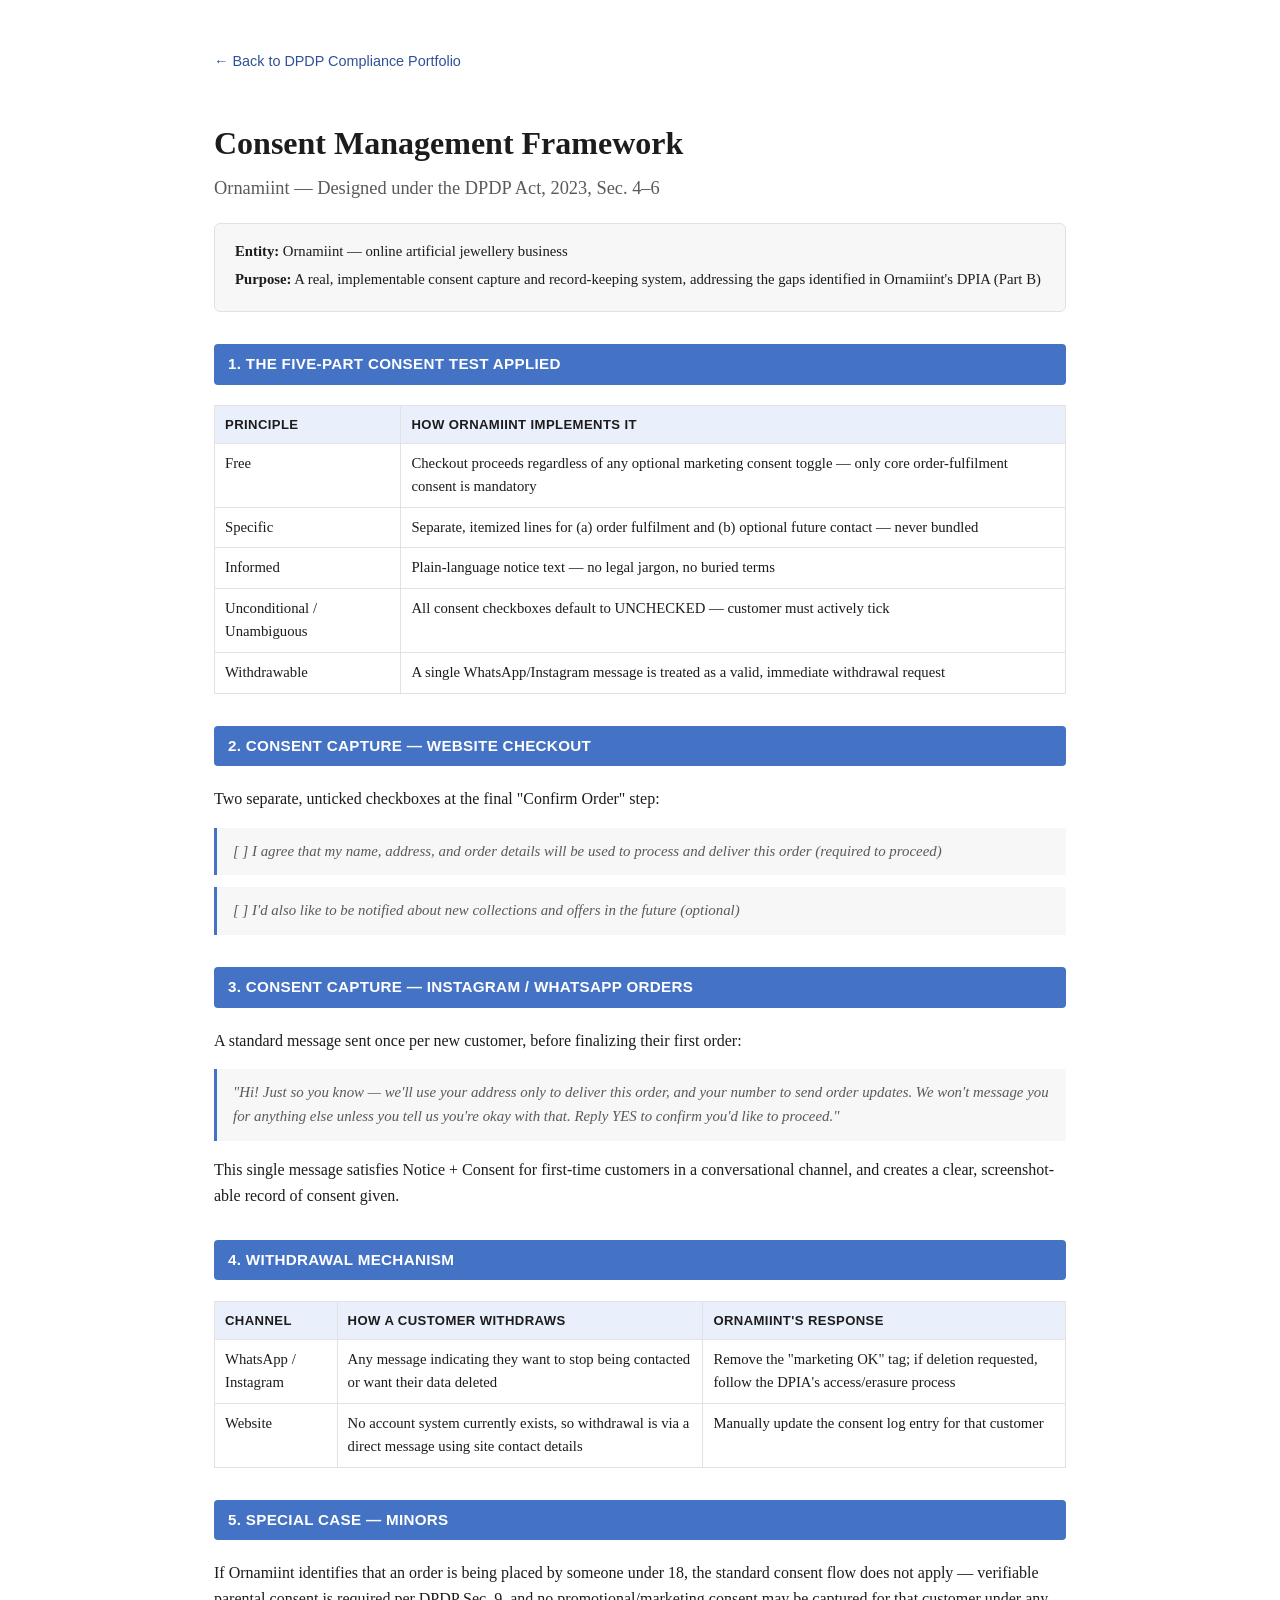
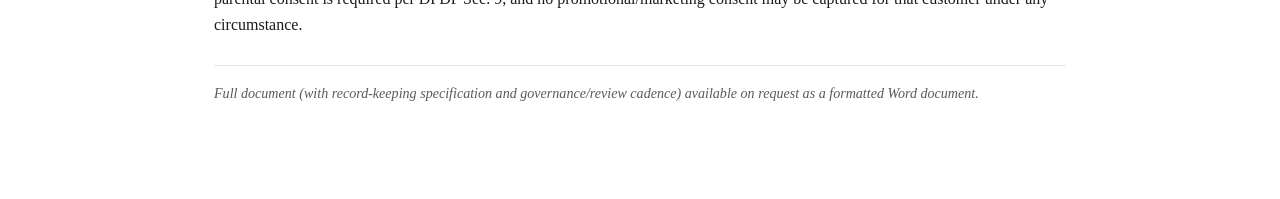
<file: dpdp/exhibit-3-consent-framework.html>
<!DOCTYPE html>
<html lang="en">
<head>
<meta charset="UTF-8">
<meta name="viewport" content="width=device-width, initial-scale=1.0">
<title>Exhibit 3 — Consent Management Framework | Divey Seth</title>
<link rel="stylesheet" href="../style.css">
</head>
<body>

<a class="back-link" href="index.html">← Back to DPDP Compliance Portfolio</a>

<h1>Consent Management Framework</h1>
<h2 class="role">Ornamiint — Designed under the DPDP Act, 2023, Sec. 4–6</h2>

<div class="doc-meta">
  <div><b>Entity:</b> Ornamiint — online artificial jewellery business</div>
  <div><b>Purpose:</b> A real, implementable consent capture and record-keeping system, addressing the gaps identified in Ornamiint's DPIA (Part B)</div>
</div>

<h4 class="part">1. THE FIVE-PART CONSENT TEST APPLIED</h4>
<table>
<tr><th>Principle</th><th>How Ornamiint Implements It</th></tr>
<tr><td>Free</td><td>Checkout proceeds regardless of any optional marketing consent toggle — only core order-fulfilment consent is mandatory</td></tr>
<tr><td>Specific</td><td>Separate, itemized lines for (a) order fulfilment and (b) optional future contact — never bundled</td></tr>
<tr><td>Informed</td><td>Plain-language notice text — no legal jargon, no buried terms</td></tr>
<tr><td>Unconditional / Unambiguous</td><td>All consent checkboxes default to UNCHECKED — customer must actively tick</td></tr>
<tr><td>Withdrawable</td><td>A single WhatsApp/Instagram message is treated as a valid, immediate withdrawal request</td></tr>
</table>

<h4 class="part">2. CONSENT CAPTURE — WEBSITE CHECKOUT</h4>
<p>Two separate, unticked checkboxes at the final "Confirm Order" step:</p>
<div class="quote-box">[ ] I agree that my name, address, and order details will be used to process and deliver this order (required to proceed)</div>
<div class="quote-box">[ ] I'd also like to be notified about new collections and offers in the future (optional)</div>

<h4 class="part">3. CONSENT CAPTURE — INSTAGRAM / WHATSAPP ORDERS</h4>
<p>A standard message sent once per new customer, before finalizing their first order:</p>
<div class="quote-box">"Hi! Just so you know — we'll use your address only to deliver this order, and your number to send order updates. We won't message you for anything else unless you tell us you're okay with that. Reply YES to confirm you'd like to proceed."</div>
<p>This single message satisfies Notice + Consent for first-time customers in a conversational channel, and creates a clear, screenshot-able record of consent given.</p>

<h4 class="part">4. WITHDRAWAL MECHANISM</h4>
<table>
<tr><th>Channel</th><th>How a customer withdraws</th><th>Ornamiint's response</th></tr>
<tr><td>WhatsApp / Instagram</td><td>Any message indicating they want to stop being contacted or want their data deleted</td><td>Remove the "marketing OK" tag; if deletion requested, follow the DPIA's access/erasure process</td></tr>
<tr><td>Website</td><td>No account system currently exists, so withdrawal is via a direct message using site contact details</td><td>Manually update the consent log entry for that customer</td></tr>
</table>

<h4 class="part">5. SPECIAL CASE — MINORS</h4>
<p>If Ornamiint identifies that an order is being placed by someone under 18, the standard consent flow does not apply — verifiable parental consent is required per DPDP Sec. 9, and no promotional/marketing consent may be captured for that customer under any circumstance.</p>

<p class="note">Full document (with record-keeping specification and governance/review cadence) available on request as a formatted Word document.</p>

</body>
</html>
</file>
<file: style.css>
:root {
  --blue: #4472C4;
  --blue-dark: #2f5197;
  --light-blue: #eaf0fb;
  --ink: #1c1c1c;
  --muted: #5a5a5a;
  --border: #e2e2e2;
}

* { box-sizing: border-box; }

body {
  font-family: Georgia, 'Times New Roman', serif;
  color: var(--ink);
  max-width: 900px;
  margin: 0 auto;
  padding: 48px 24px 80px;
  line-height: 1.6;
  background: #ffffff;
}

h1 {
  font-size: 2rem;
  margin-bottom: 4px;
  color: var(--ink);
}

h2.role {
  font-family: Georgia, serif;
  font-weight: normal;
  font-size: 1.15rem;
  color: var(--muted);
  margin-top: 0;
  margin-bottom: 20px;
}

.contact {
  font-size: 0.95rem;
  color: var(--muted);
  margin-bottom: 36px;
}
.contact a { color: var(--blue-dark); text-decoration: none; }
.contact a:hover { text-decoration: underline; }

.section-label {
  display: inline-block;
  background: var(--blue);
  color: #fff;
  font-size: 0.78rem;
  letter-spacing: 0.06em;
  text-transform: uppercase;
  padding: 5px 12px;
  border-radius: 3px;
  margin-bottom: 14px;
  font-family: Arial, sans-serif;
}

.section-block {
  border: 1px solid var(--border);
  border-radius: 8px;
  padding: 28px 28px 20px;
  margin-bottom: 32px;
}

.section-block.featured {
  border-color: var(--blue);
  background: var(--light-blue);
}

.section-block h3 {
  margin-top: 0;
  font-size: 1.3rem;
  color: var(--ink);
}

.section-intro {
  color: var(--muted);
  font-size: 0.98rem;
  margin-bottom: 20px;
}

.exhibit {
  display: block;
  padding: 14px 0;
  border-top: 1px solid var(--border);
  text-decoration: none;
  color: inherit;
}
.exhibit:first-of-type { border-top: none; }

.exhibit-tag {
  font-size: 0.75rem;
  text-transform: uppercase;
  letter-spacing: 0.05em;
  color: var(--blue-dark);
  font-family: Arial, sans-serif;
  font-weight: bold;
}

.exhibit-title {
  font-size: 1.08rem;
  font-weight: bold;
  margin: 4px 0 4px;
  color: var(--ink);
}
.exhibit:hover .exhibit-title { color: var(--blue-dark); }

.exhibit-desc {
  color: var(--muted);
  font-size: 0.95rem;
}

.note {
  font-size: 0.88rem;
  color: var(--muted);
  font-style: italic;
  margin-top: 28px;
  border-top: 1px solid var(--border);
  padding-top: 16px;
}

.back-link {
  display: inline-block;
  margin-bottom: 24px;
  font-size: 0.9rem;
  color: var(--blue-dark);
  text-decoration: none;
  font-family: Arial, sans-serif;
}
.back-link:hover { text-decoration: underline; }

.doc-meta {
  background: #f7f7f7;
  border: 1px solid var(--border);
  border-radius: 6px;
  padding: 16px 20px;
  margin-bottom: 28px;
  font-size: 0.92rem;
}
.doc-meta div { margin-bottom: 4px; }
.doc-meta b { color: var(--ink); }

table {
  width: 100%;
  border-collapse: collapse;
  margin: 16px 0 24px;
  font-size: 0.92rem;
}
th, td {
  border: 1px solid var(--border);
  padding: 8px 10px;
  text-align: left;
  vertical-align: top;
}
th {
  background: var(--light-blue);
  color: var(--ink);
  font-family: Arial, sans-serif;
  font-size: 0.82rem;
  text-transform: uppercase;
  letter-spacing: 0.03em;
}

.quote-box {
  background: #f7f7f7;
  border-left: 3px solid var(--blue);
  padding: 12px 16px;
  margin: 12px 0;
  font-style: italic;
  font-size: 0.93rem;
  color: var(--muted);
}

h4.part {
  background: var(--blue);
  color: #fff;
  padding: 8px 14px;
  border-radius: 4px;
  font-family: Arial, sans-serif;
  font-size: 0.95rem;
  letter-spacing: 0.02em;
  margin-top: 32px;
}
</file>
